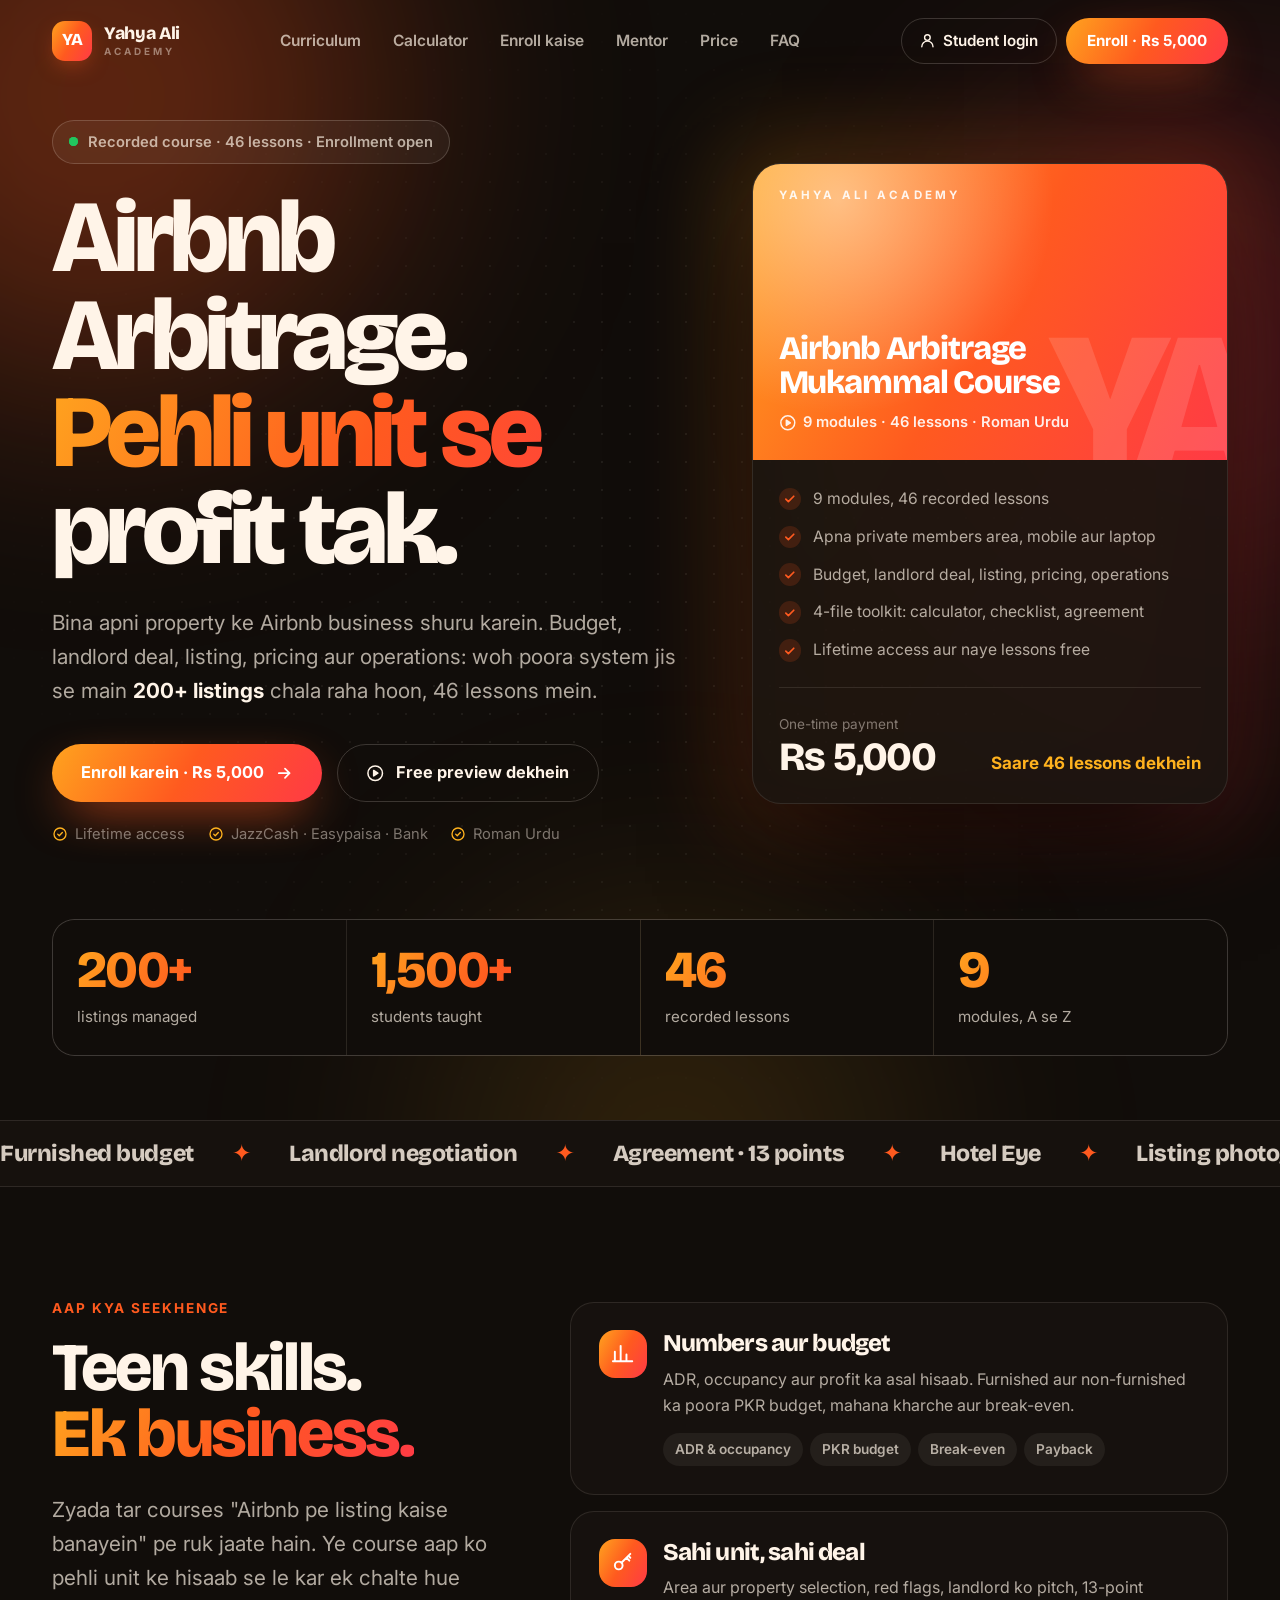
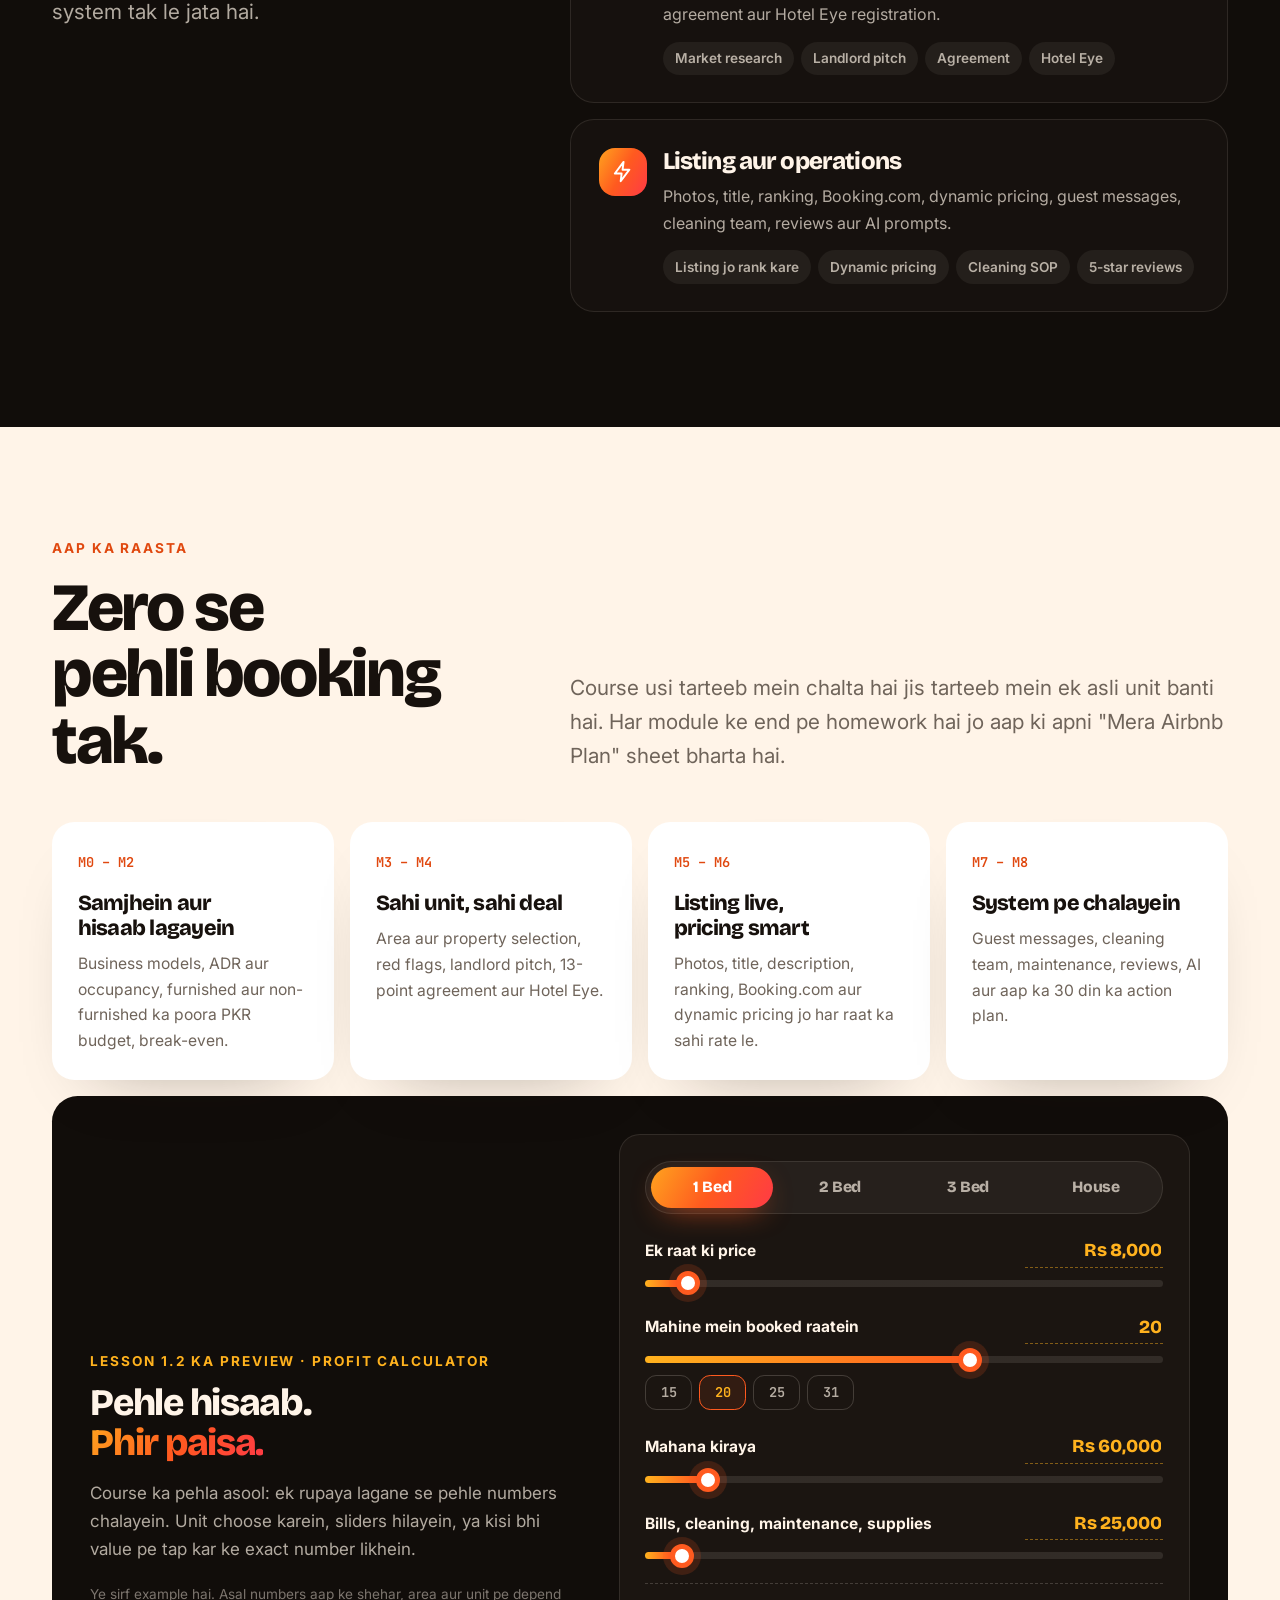
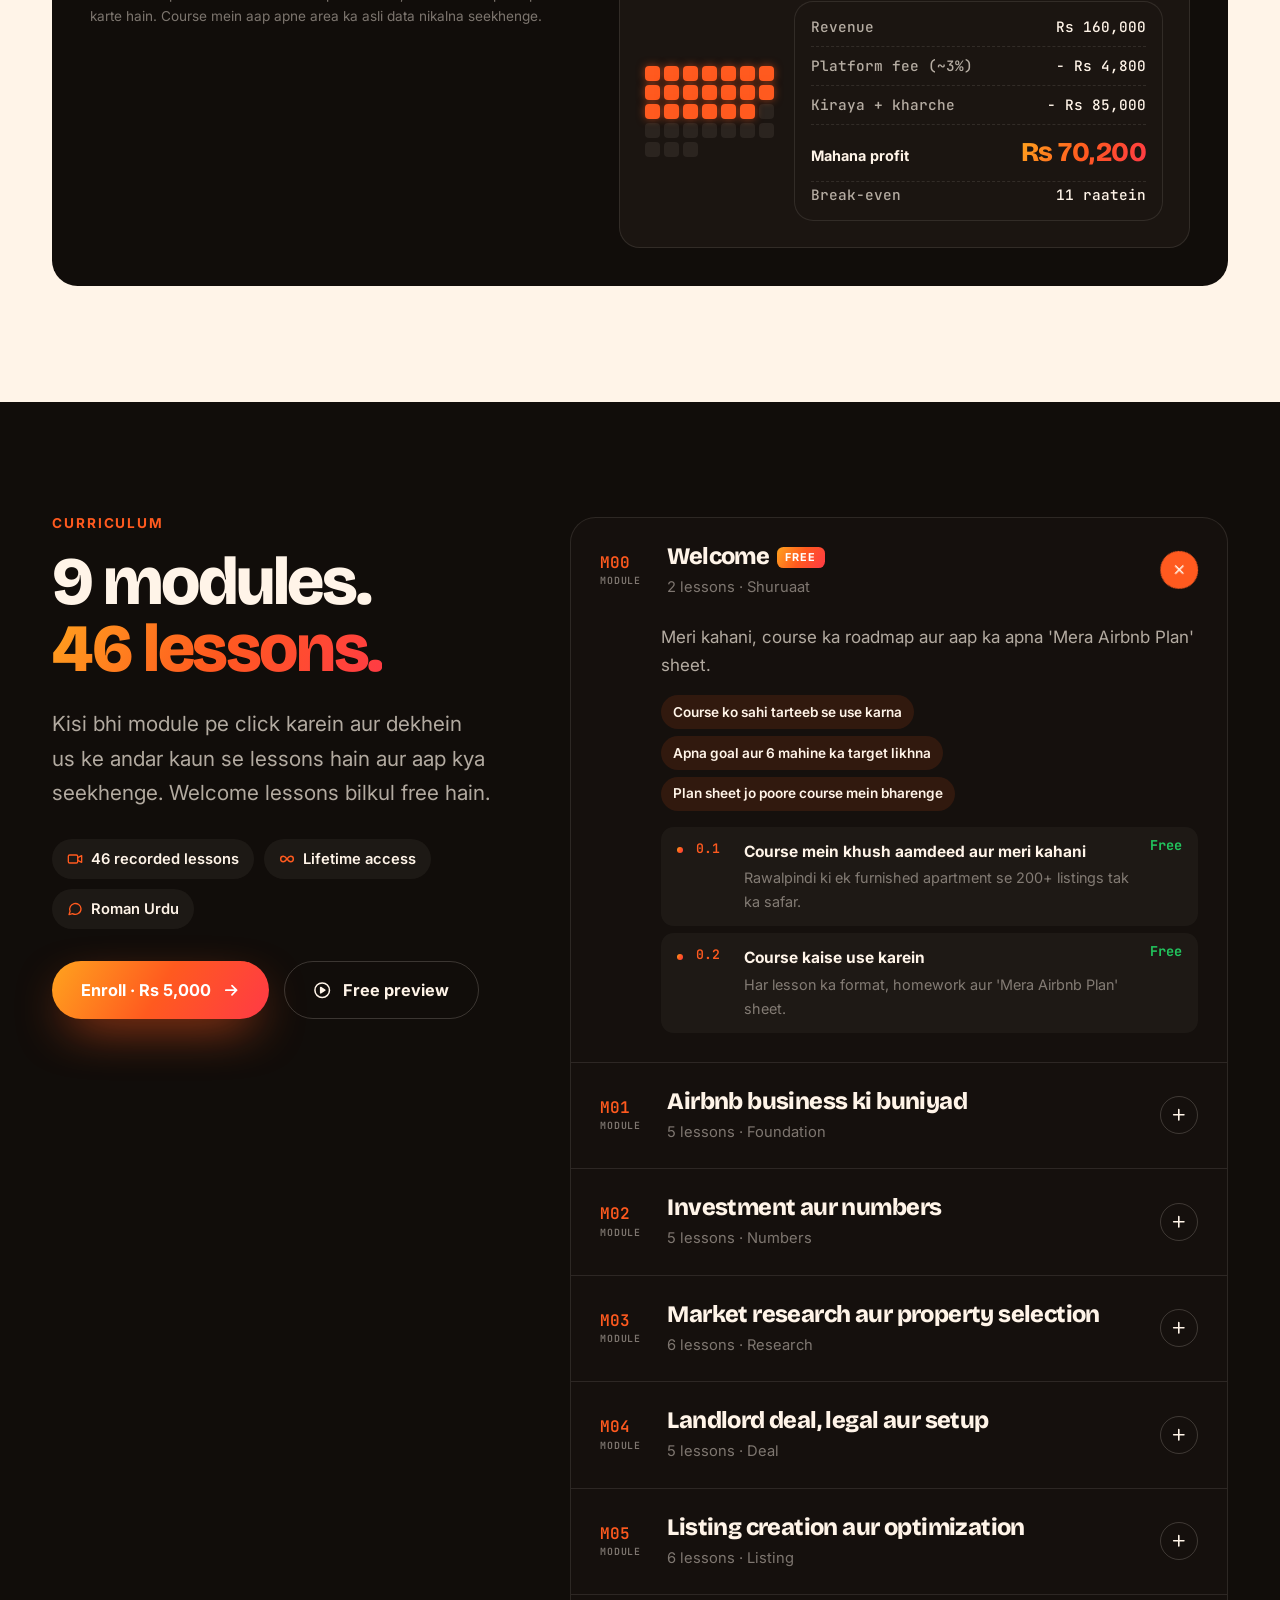
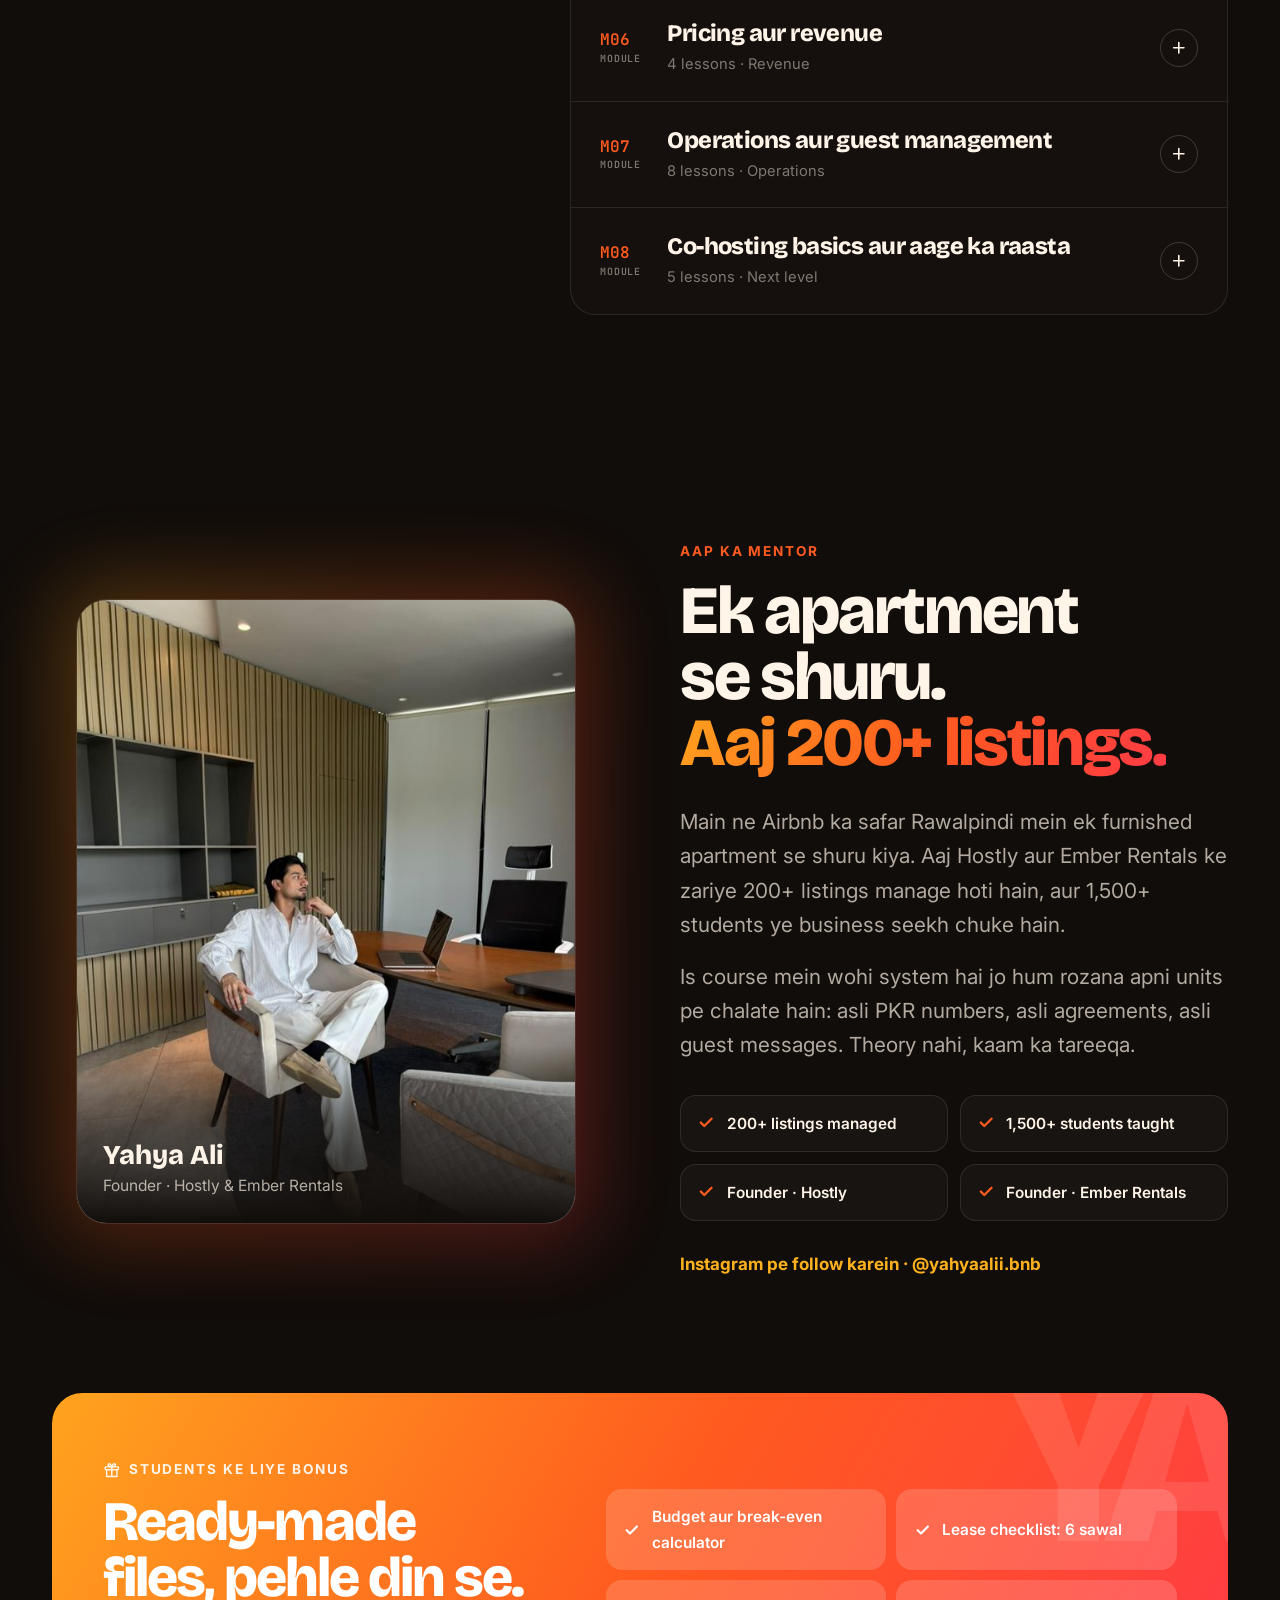
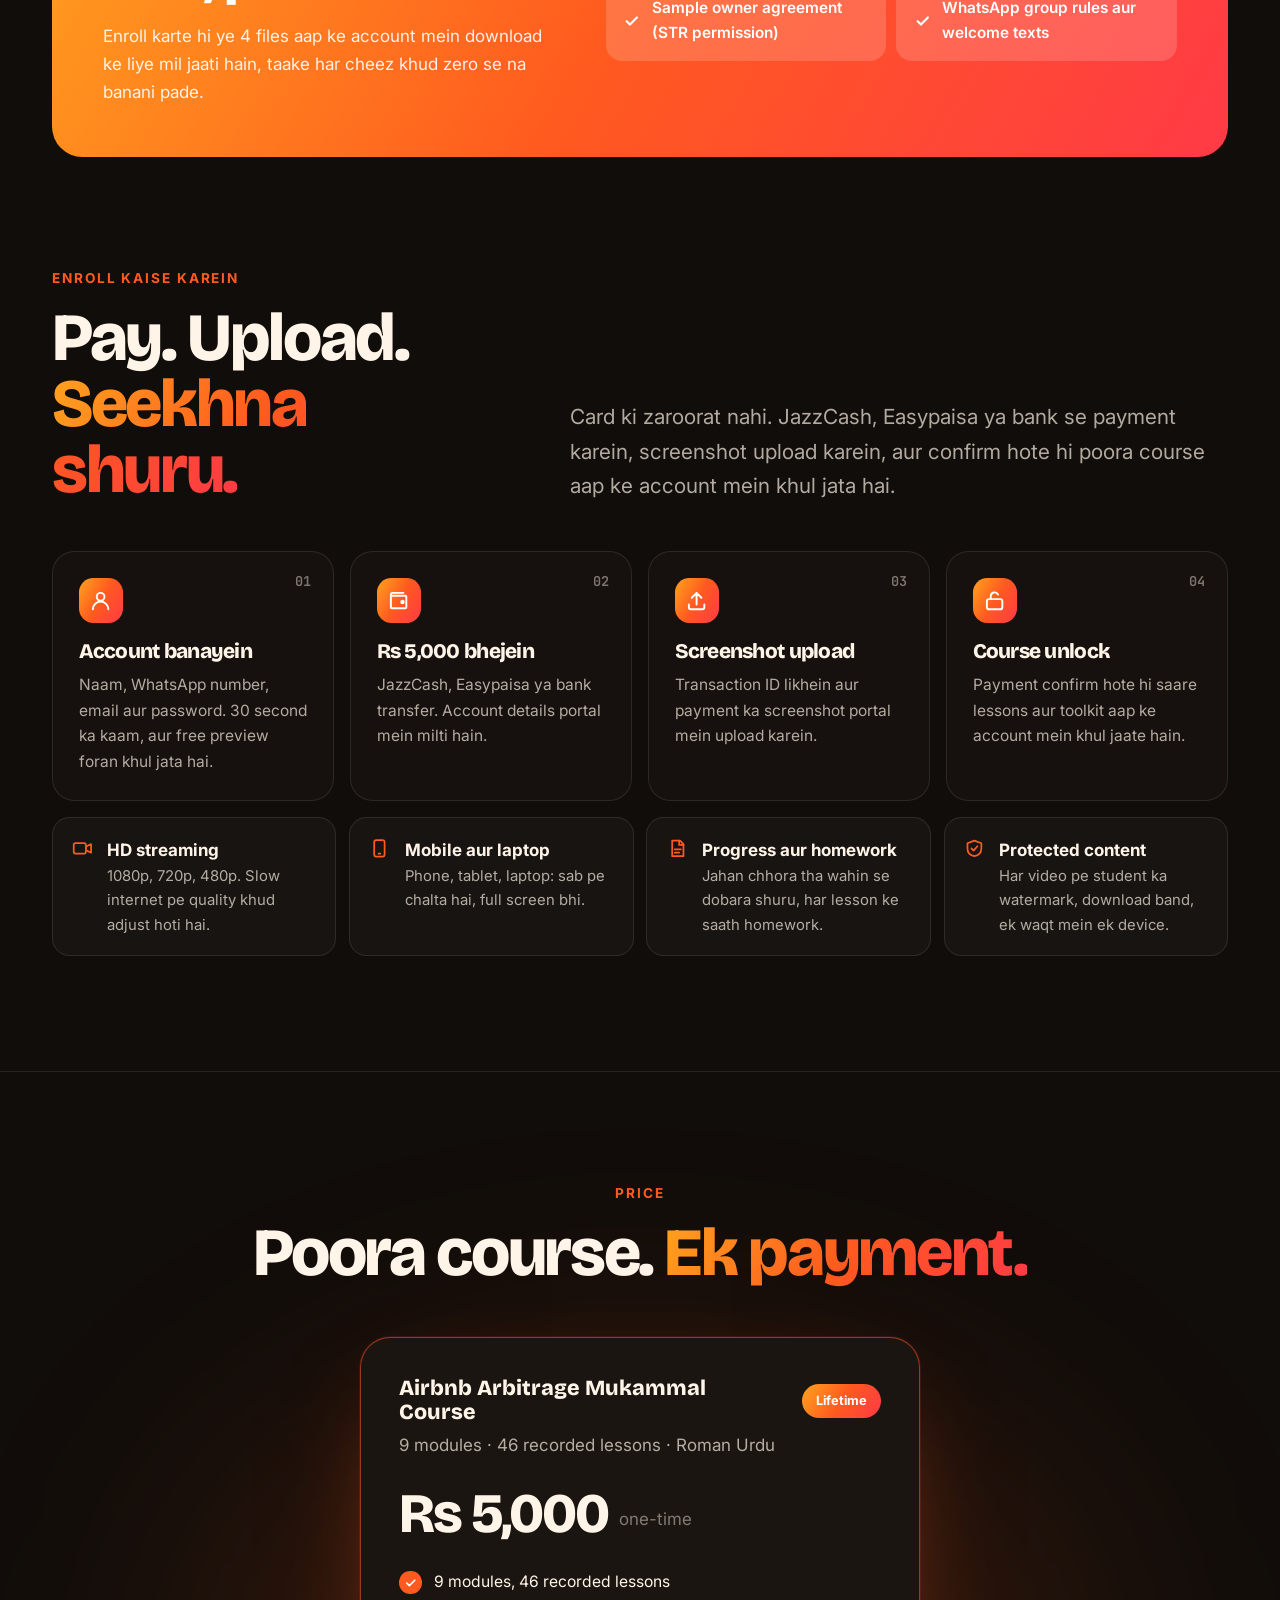
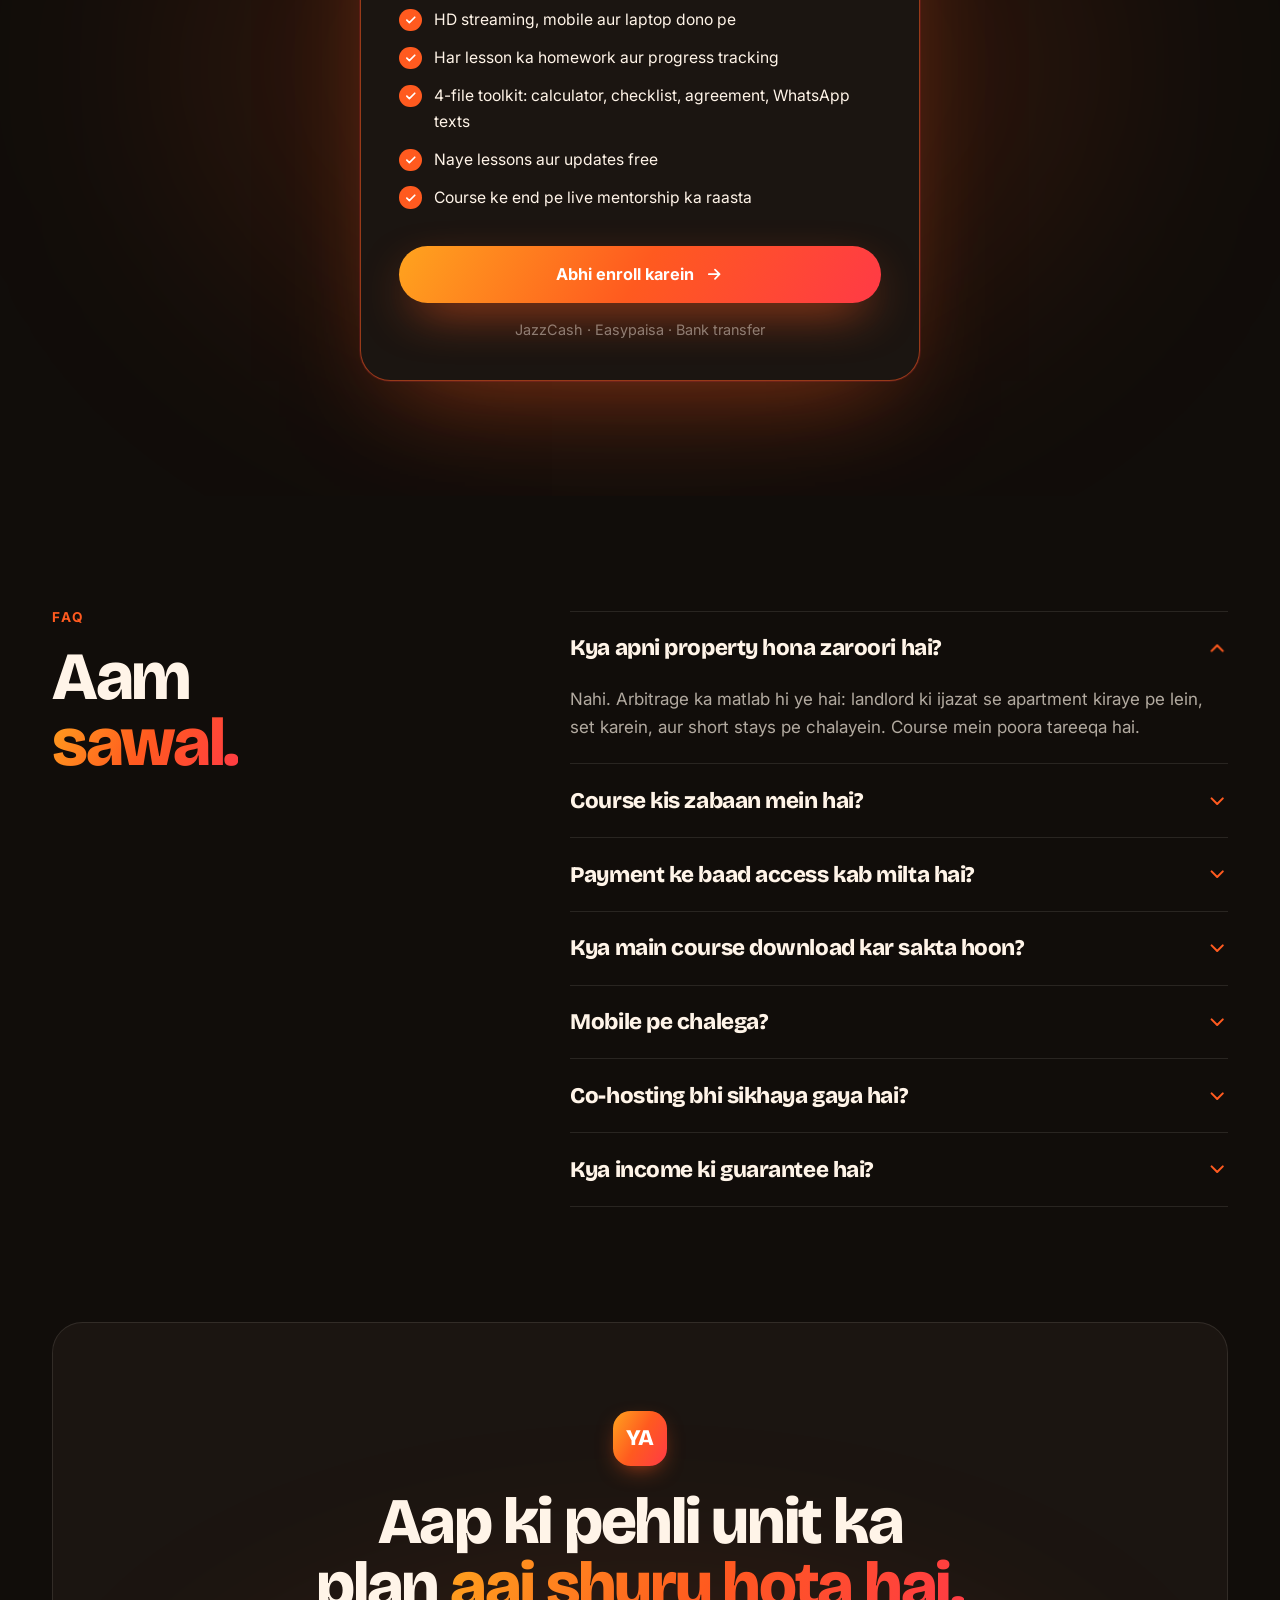
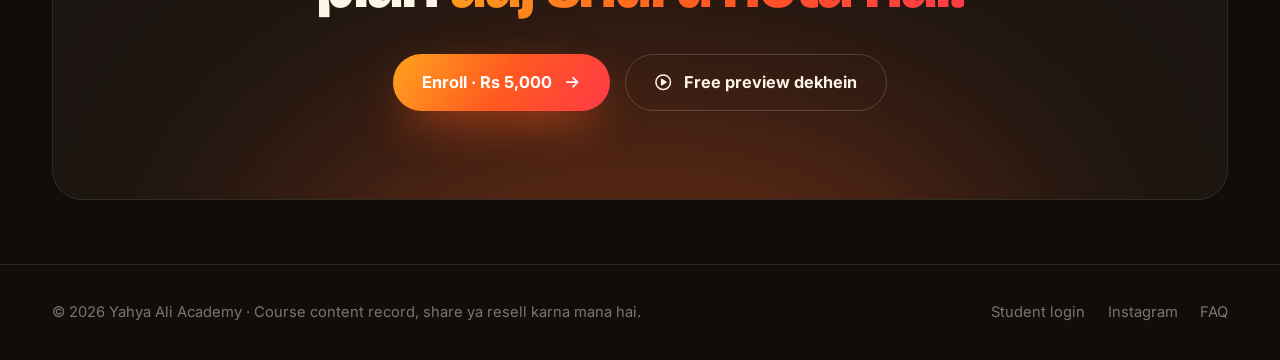
<file: index.html>
<!doctype html>
<html lang="en">
<head>
<meta charset="utf-8">
<meta name="viewport" content="width=device-width, initial-scale=1, viewport-fit=cover">
<title>Yahya Ali Academy · Airbnb Arbitrage Mukammal Course</title>
<meta name="description" content="Airbnb Arbitrage Mukammal Course by Yahya Ali: 9 modules, 46 recorded lessons in Roman Urdu. Pehli unit se profit tak. Rs 5,000, lifetime access.">
<meta name="theme-color" content="#110d0a">
<meta property="og:title" content="Airbnb Arbitrage Mukammal Course · Yahya Ali Academy">
<meta property="og:description" content="9 modules · 46 lessons · Roman Urdu · Lifetime access for Rs 5,000">
<meta property="og:image" content="assets/img/yahya.jpg">
<link rel="icon" href="data:image/svg+xml,%3Csvg xmlns='http://www.w3.org/2000/svg' viewBox='0 0 64 64'%3E%3Cdefs%3E%3ClinearGradient id='g' x1='0' y1='0' x2='1' y2='1'%3E%3Cstop offset='0' stop-color='%23ffb21e'/%3E%3Cstop offset='.5' stop-color='%23ff5a1f'/%3E%3Cstop offset='1' stop-color='%23ff2d55'/%3E%3C/linearGradient%3E%3C/defs%3E%3Crect width='64' height='64' rx='16' fill='url(%23g)'/%3E%3Ctext x='32' y='42' font-family='Arial' font-weight='800' font-size='28' text-anchor='middle' fill='white'%3EYA%3C/text%3E%3C/svg%3E">
<link rel="preconnect" href="https://fonts.googleapis.com">
<link rel="preconnect" href="https://fonts.gstatic.com" crossorigin>
<link rel="stylesheet" href="https://fonts.googleapis.com/css2?family=Bricolage+Grotesque:opsz,wght@12..96,500;12..96,700;12..96,800&family=Inter:wght@400;500;600;700&family=JetBrains+Mono:wght@500;600&display=swap">
<link rel="stylesheet" href="assets/site.css">
<link rel="stylesheet" href="assets/home.css">
<style>
/* Landing-only additions */
.top-actions{display:flex;align-items:center;gap:.6rem}
.login-link{display:none;align-items:center;gap:.45rem;height:2.9rem;padding:0 1.1rem;border-radius:999px;border:1px solid var(--line-2);font-weight:600;font-size:.95rem;text-decoration:none;color:var(--cream)}
.login-link svg{width:1.05rem;height:1.05rem}
.login-link:hover{border-color:rgba(255,244,232,.5)}
@media(min-width:760px){.login-link{display:inline-flex}}
.cover .cover-img{position:absolute;inset:0;width:100%;height:100%;object-fit:cover;opacity:.32;mix-blend-mode:luminosity}
.seats{display:inline-flex;align-items:center;gap:.5rem;margin-top:1rem;font-weight:700;font-size:.92rem;color:var(--gold)}
.seats svg{width:1rem;height:1rem}

/* Real units gallery */
.gal-sec{padding-block:clamp(4rem,8vw,7rem) 0}
.gal{display:grid;gap:.8rem;margin-top:2.6rem;grid-template-columns:repeat(2,1fr);grid-auto-rows:9.5rem}
@media(min-width:760px){.gal{grid-template-columns:repeat(4,1fr);grid-auto-rows:12rem}}
@media(min-width:1100px){.gal{grid-auto-rows:14rem}}
.gal figure{position:relative;margin:0;overflow:hidden;border-radius:1.2rem;border:1px solid var(--line);background:linear-gradient(135deg,#2a1d14,#1b1511)}
.gal figure::after{content:"";position:absolute;inset:0;background:linear-gradient(to top,rgba(17,13,10,.55),transparent 45%);pointer-events:none}
.gal img{width:100%;height:100%;object-fit:cover;transition:transform 1.2s cubic-bezier(.16,1,.3,1)}
.gal figure:hover img{transform:scale(1.05)}
.gal .big{grid-column:span 2;grid-row:span 2}
.gal .tall{grid-row:span 2}
.gal-note{display:flex;flex-wrap:wrap;gap:.6rem 1.6rem;margin-top:1.4rem;color:var(--cream-faint);font-size:.95rem}
.gal-note span{display:flex;align-items:center;gap:.45rem}
.gal-note svg{width:1rem;height:1rem;color:var(--ember)}

/* How enrolment works */
.flow4{display:grid;gap:1rem;margin-top:3rem;counter-reset:s}
@media(min-width:760px){.flow4{grid-template-columns:repeat(2,1fr)}}
@media(min-width:1100px){.flow4{grid-template-columns:repeat(4,1fr)}}
.flow4 article{position:relative;border:1px solid var(--line);border-radius:1.4rem;padding:1.6rem;background:rgba(27,21,17,.6)}
.flow4 .ico{width:2.8rem;height:2.8rem;border-radius:.9rem}
.flow4 .k{position:absolute;right:1.4rem;top:1.4rem;font:600 .85rem/1 var(--mono);color:var(--cream-faint)}
.flow4 h3{margin-top:1.1rem;font-size:1.3rem;line-height:1.15}
.flow4 p{margin-top:.5rem;color:var(--cream-dim);font-size:.97rem}

/* 14-class curriculum */
.week-h{display:flex;align-items:baseline;justify-content:space-between;gap:1rem;margin:0 0 .8rem;padding:0 .3rem}
.week-h b{font:800 1.35rem/1 var(--display);letter-spacing:-.02em}
.week-h span{font:600 .85rem/1 var(--mono);color:var(--cream-faint)}
.mods+.week-h{margin-top:2.2rem}
.mod-n small{display:block;margin-top:.35rem;font:600 .62rem/1 var(--mono);letter-spacing:.08em;color:var(--cream-faint)}

.plan .amt .free{font:800 clamp(2.7rem,2.2rem + 1.6vw,3.7rem)/.95 var(--display);letter-spacing:-.04em}
</style>
</head>
<body>
<svg width="0" height="0" style="position:absolute" aria-hidden="true">
  <symbol id="i-arrow" viewBox="0 0 24 24" fill="none" stroke="currentColor" stroke-width="2.2" stroke-linecap="round" stroke-linejoin="round"><path d="M5 12h14M13 6l6 6-6 6"/></symbol>
  <symbol id="i-left" viewBox="0 0 24 24" fill="none" stroke="currentColor" stroke-width="2.2" stroke-linecap="round" stroke-linejoin="round"><path d="M19 12H5M11 18l-6-6 6-6"/></symbol>
  <symbol id="i-check" viewBox="0 0 24 24" fill="none" stroke="currentColor" stroke-width="3" stroke-linecap="round" stroke-linejoin="round"><path d="M5 12.5l4.5 4.5L19 7.5"/></symbol>
  <symbol id="i-badge" viewBox="0 0 24 24" fill="none" stroke="currentColor" stroke-width="2" stroke-linecap="round" stroke-linejoin="round"><circle cx="12" cy="12" r="9"/><path d="M8.5 12.2l2.4 2.4 4.6-4.8"/></symbol>
  <symbol id="i-play" viewBox="0 0 24 24" fill="none" stroke="currentColor" stroke-width="2" stroke-linecap="round" stroke-linejoin="round"><circle cx="12" cy="12" r="9.5"/><path d="M10 8.5l5.5 3.5-5.5 3.5z" fill="currentColor"/></symbol>
  <symbol id="i-plus" viewBox="0 0 24 24" fill="none" stroke="currentColor" stroke-width="2.2" stroke-linecap="round"><path d="M12 5v14M5 12h14"/></symbol>
  <symbol id="i-down" viewBox="0 0 24 24" fill="none" stroke="currentColor" stroke-width="2.2" stroke-linecap="round" stroke-linejoin="round"><path d="M6 9l6 6 6-6"/></symbol>
  <symbol id="i-x" viewBox="0 0 24 24" fill="none" stroke="currentColor" stroke-width="2.2" stroke-linecap="round"><path d="M6 6l12 12M18 6L6 18"/></symbol>
  <symbol id="i-key" viewBox="0 0 24 24" fill="none" stroke="currentColor" stroke-width="2" stroke-linecap="round" stroke-linejoin="round"><circle cx="8" cy="15" r="4"/><path d="M10.8 12.2L20 3M16 7l3 3M18 5l2 2"/></symbol>
  <symbol id="i-hand" viewBox="0 0 24 24" fill="none" stroke="currentColor" stroke-width="2" stroke-linecap="round" stroke-linejoin="round"><path d="M3 11l4-4 5 2 5-2 4 4-7 7-2-2-2 2-2-2-2 2-2-2"/><path d="M12 9l-3 3 2 2 3-3"/></symbol>
  <symbol id="i-spark" viewBox="0 0 24 24" fill="none" stroke="currentColor" stroke-width="2" stroke-linecap="round" stroke-linejoin="round"><path d="M12 3l1.9 5.1L19 10l-5.1 1.9L12 17l-1.9-5.1L5 10l5.1-1.9z"/><path d="M19 15l.8 2.2L22 18l-2.2.8L19 21l-.8-2.2L16 18l2.2-.8z"/></symbol>
  <symbol id="i-chat" viewBox="0 0 24 24" fill="none" stroke="currentColor" stroke-width="2" stroke-linecap="round" stroke-linejoin="round"><path d="M21 11.5a8.5 8.5 0 01-12.6 7.4L3 20.5l1.6-5.2A8.5 8.5 0 1121 11.5z"/></symbol>
  <symbol id="i-pen" viewBox="0 0 24 24" fill="none" stroke="currentColor" stroke-width="2" stroke-linecap="round" stroke-linejoin="round"><path d="M4 20h4L19 9l-4-4L4 16z"/><path d="M13.5 6.5l4 4"/></symbol>
  <symbol id="i-scan" viewBox="0 0 24 24" fill="none" stroke="currentColor" stroke-width="2" stroke-linecap="round" stroke-linejoin="round"><path d="M4 8V5a1 1 0 011-1h3M16 4h3a1 1 0 011 1v3M20 16v3a1 1 0 01-1 1h-3M8 20H5a1 1 0 01-1-1v-3"/><path d="M7 12h10"/></symbol>
  <symbol id="i-target" viewBox="0 0 24 24" fill="none" stroke="currentColor" stroke-width="2" stroke-linecap="round" stroke-linejoin="round"><circle cx="12" cy="12" r="9"/><circle cx="12" cy="12" r="5"/><circle cx="12" cy="12" r="1.2" fill="currentColor"/></symbol>
  <symbol id="i-chart" viewBox="0 0 24 24" fill="none" stroke="currentColor" stroke-width="2" stroke-linecap="round" stroke-linejoin="round"><path d="M4 20V10M10 20V4M16 20v-7M22 20H2"/></symbol>
  <symbol id="i-bolt" viewBox="0 0 24 24" fill="none" stroke="currentColor" stroke-width="2" stroke-linecap="round" stroke-linejoin="round"><path d="M13 2L4 14h7l-1 8 9-12h-7z"/></symbol>
  <symbol id="i-cal" viewBox="0 0 24 24" fill="none" stroke="currentColor" stroke-width="2" stroke-linecap="round" stroke-linejoin="round"><rect x="3" y="5" width="18" height="16" rx="2"/><path d="M3 10h18M8 3v4M16 3v4"/></symbol>
  <symbol id="i-users" viewBox="0 0 24 24" fill="none" stroke="currentColor" stroke-width="2" stroke-linecap="round" stroke-linejoin="round"><circle cx="9" cy="8" r="3.5"/><path d="M2.5 20a6.5 6.5 0 0113 0M16 4.5a3.5 3.5 0 010 7M21.5 20a6.5 6.5 0 00-4-6"/></symbol>
  <symbol id="i-note" viewBox="0 0 24 24" fill="none" stroke="currentColor" stroke-width="2" stroke-linecap="round" stroke-linejoin="round"><path d="M6 3h9l4 4v14H6z"/><path d="M14 3v5h5M9 13h7M9 17h5"/></symbol>
  <symbol id="i-gift" viewBox="0 0 24 24" fill="none" stroke="currentColor" stroke-width="2" stroke-linecap="round" stroke-linejoin="round"><rect x="3" y="8" width="18" height="4" rx="1"/><path d="M5 12v9h14v-9M12 8v13M12 8S10.5 3 8 4s0 4 4 4zm0 0s1.5-5 4-4 0 4-4 4z"/></symbol>
  <symbol id="i-video" viewBox="0 0 24 24" fill="none" stroke="currentColor" stroke-width="2" stroke-linecap="round" stroke-linejoin="round"><rect x="2" y="6" width="14" height="12" rx="2"/><path d="M16 10l6-3v10l-6-3z"/></symbol>
  <symbol id="i-layers" viewBox="0 0 24 24" fill="none" stroke="currentColor" stroke-width="2" stroke-linecap="round" stroke-linejoin="round"><path d="M12 3l9 5-9 5-9-5z"/><path d="M3 13l9 5 9-5"/></symbol>
  <symbol id="i-inf" viewBox="0 0 24 24" fill="none" stroke="currentColor" stroke-width="2.2" stroke-linecap="round" stroke-linejoin="round"><path d="M12 12c-2-2.7-3.6-4-5.5-4a4 4 0 000 8c1.9 0 3.5-1.3 5.5-4zm0 0c2 2.7 3.6 4 5.5 4a4 4 0 000-8c-1.9 0-3.5 1.3-5.5 4z"/></symbol>
  <symbol id="i-bank" viewBox="0 0 24 24" fill="none" stroke="currentColor" stroke-width="2" stroke-linecap="round" stroke-linejoin="round"><path d="M3 10l9-6 9 6M5 10v8M9.5 10v8M14.5 10v8M19 10v8M3 21h18"/></symbol>
  <symbol id="i-phone" viewBox="0 0 24 24" fill="none" stroke="currentColor" stroke-width="2" stroke-linecap="round" stroke-linejoin="round"><rect x="6" y="2.5" width="12" height="19" rx="2.5"/><path d="M11 18h2"/></symbol>
  <symbol id="i-wallet" viewBox="0 0 24 24" fill="none" stroke="currentColor" stroke-width="2" stroke-linecap="round" stroke-linejoin="round"><path d="M4 7h15a1 1 0 011 1v11a1 1 0 01-1 1H5a1 1 0 01-1-1V6a2 2 0 012-2h11"/><circle cx="16" cy="13.5" r="1.3" fill="currentColor"/></symbol>
  <symbol id="i-shield" viewBox="0 0 24 24" fill="none" stroke="currentColor" stroke-width="2" stroke-linecap="round" stroke-linejoin="round"><path d="M12 3l8 3v6c0 4.5-3.4 8-8 9-4.6-1-8-4.5-8-9V6z"/><path d="M8.5 12l2.5 2.5 4.5-5"/></symbol>
  <symbol id="i-clock" viewBox="0 0 24 24" fill="none" stroke="currentColor" stroke-width="2" stroke-linecap="round" stroke-linejoin="round"><circle cx="12" cy="12" r="9"/><path d="M12 7v5l3 2"/></symbol>
  <symbol id="i-send" viewBox="0 0 24 24" fill="none" stroke="currentColor" stroke-width="2" stroke-linecap="round" stroke-linejoin="round"><path d="M22 2L11 13M22 2l-7 20-4-9-9-4z"/></symbol>
  <symbol id="i-wa" viewBox="0 0 24 24" fill="currentColor"><path d="M12.04 2C6.58 2 2.13 6.45 2.13 11.91c0 1.75.46 3.45 1.32 4.95L2.05 22l5.25-1.38a9.9 9.9 0 004.74 1.21h.01c5.46 0 9.91-4.45 9.91-9.91A9.87 9.87 0 0012.04 2zm5.8 14.04c-.24.68-1.42 1.32-1.96 1.37-.5.05-.97.24-3.28-.68-2.78-1.1-4.55-3.95-4.69-4.13-.13-.18-1.12-1.49-1.12-2.85s.71-2.02.97-2.3c.25-.27.55-.34.73-.34l.53.01c.17 0 .4-.06.62.48.24.56.8 1.94.87 2.08.07.14.12.3.02.48-.09.18-.14.3-.27.46-.14.16-.29.36-.41.48-.14.14-.28.29-.12.56.16.28.71 1.17 1.53 1.9 1.05.94 1.94 1.23 2.21 1.37.28.14.44.12.6-.07.16-.18.69-.81.88-1.09.18-.28.37-.23.62-.14.25.09 1.6.76 1.88.9.28.14.46.2.53.32.07.12.07.68-.17 1.36z"/></symbol>
  <symbol id="i-lock" viewBox="0 0 24 24" fill="none" stroke="currentColor" stroke-width="2" stroke-linecap="round" stroke-linejoin="round"><rect x="4" y="10.5" width="16" height="10.5" rx="2.2"/><path d="M8 10.5V7.5a4 4 0 018 0v3"/></symbol>
  <symbol id="i-unlock" viewBox="0 0 24 24" fill="none" stroke="currentColor" stroke-width="2" stroke-linecap="round" stroke-linejoin="round"><rect x="4" y="10.5" width="16" height="10.5" rx="2.2"/><path d="M8 10.5V7.5a4 4 0 017.6-1.7"/></symbol>
  <symbol id="i-out" viewBox="0 0 24 24" fill="none" stroke="currentColor" stroke-width="2" stroke-linecap="round" stroke-linejoin="round"><path d="M15 4h3a2 2 0 012 2v12a2 2 0 01-2 2h-3M10 16l-4-4 4-4M6 12h10"/></symbol>
  <symbol id="i-upload" viewBox="0 0 24 24" fill="none" stroke="currentColor" stroke-width="2" stroke-linecap="round" stroke-linejoin="round"><path d="M12 16V4M7 9l5-5 5 5M4 16v3a2 2 0 002 2h12a2 2 0 002-2v-3"/></symbol>
  <symbol id="i-user" viewBox="0 0 24 24" fill="none" stroke="currentColor" stroke-width="2" stroke-linecap="round" stroke-linejoin="round"><circle cx="12" cy="8" r="4"/><path d="M4 21a8 8 0 0116 0"/></symbol>
  <symbol id="i-image" viewBox="0 0 24 24" fill="none" stroke="currentColor" stroke-width="2" stroke-linecap="round" stroke-linejoin="round"><rect x="3" y="4" width="18" height="16" rx="2"/><circle cx="9" cy="10" r="2"/><path d="M21 16l-5-5-8 9"/></symbol>
  <symbol id="i-eye" viewBox="0 0 24 24" fill="none" stroke="currentColor" stroke-width="2" stroke-linecap="round" stroke-linejoin="round"><path d="M2 12s3.6-7 10-7 10 7 10 7-3.6 7-10 7S2 12 2 12z"/><circle cx="12" cy="12" r="3"/></symbol>
  <symbol id="i-mail" viewBox="0 0 24 24" fill="none" stroke="currentColor" stroke-width="2" stroke-linecap="round" stroke-linejoin="round"><rect x="3" y="5" width="18" height="14" rx="2"/><path d="M3 7l9 6 9-6"/></symbol>
  <symbol id="i-star" viewBox="0 0 24 24" fill="none" stroke="currentColor" stroke-width="2" stroke-linecap="round" stroke-linejoin="round"><path d="M12 3l2.8 5.7 6.2.9-4.5 4.4 1 6.2L12 17.3 6.5 20.2l1-6.2L3 9.6l6.2-.9z"/></symbol>
  <symbol id="i-home" viewBox="0 0 24 24" fill="none" stroke="currentColor" stroke-width="2" stroke-linecap="round" stroke-linejoin="round"><path d="M3 11l9-7 9 7M5 9.5V20h14V9.5"/></symbol>
  <symbol id="i-refresh" viewBox="0 0 24 24" fill="none" stroke="currentColor" stroke-width="2" stroke-linecap="round" stroke-linejoin="round"><path d="M20 11a8 8 0 10-2.3 5.7M20 4v7h-7"/></symbol>
  <symbol id="i-link" viewBox="0 0 24 24" fill="none" stroke="currentColor" stroke-width="2" stroke-linecap="round" stroke-linejoin="round"><path d="M10 14a4.5 4.5 0 006.4 0l3-3a4.5 4.5 0 00-6.4-6.4l-1 1M14 10a4.5 4.5 0 00-6.4 0l-3 3a4.5 4.5 0 006.4 6.4l1-1"/></symbol>
  <symbol id="i-pin" viewBox="0 0 24 24" fill="none" stroke="currentColor" stroke-width="2" stroke-linecap="round" stroke-linejoin="round"><path d="M12 21s7-6.1 7-11.5a7 7 0 10-14 0C5 14.9 12 21 12 21z"/><circle cx="12" cy="9.5" r="2.5"/></symbol>
</svg>

<header class="top" id="top">
  <div class="wrap">
    <a class="brand" href="#hero" aria-label="Yahya Ali Academy, back to top">
      <span class="mono" aria-hidden="true">YA</span>
      <span><b>Yahya Ali</b><small>ACADEMY</small></span>
    </a>
    <nav class="nav" aria-label="Sections">
      <a href="#curriculum">Curriculum</a>
      <a href="#calculator">Calculator</a>
      <a href="#how">Enroll kaise</a>
      <a href="#instructor">Mentor</a>
      <a href="#pricing">Price</a>
      <a href="#faq">FAQ</a>
    </nav>
    <div class="top-actions">
      <a class="login-link" href="portal.html"><svg><use href="#i-user"/></svg>Student login</a>
      <a class="btn btn-primary" href="portal.html#enroll"><span>Enroll · Rs 5,000</span></a>
    </div>
  </div>
</header>

<main>
<!-- HERO -->
<section class="hero" id="hero">
  <div class="glow g1"></div><div class="glow g2"></div><div class="glow g3"></div><div class="dots"></div>
  <div class="wrap">
    <div class="hero-grid">
      <div>
        <p class="pill rise"><span class="live"></span><span>Recorded course · 46 lessons · Enrollment open</span></p>
        <h1>
          <span class="ln" style="animation-delay:.08s">Airbnb Arbitrage.</span>
          <span class="ln grad" style="animation-delay:.18s">Pehli unit se</span>
          <span class="ln" style="animation-delay:.28s">profit tak.</span>
        </h1>
        <p class="lead rise" style="animation-delay:.45s">Bina apni property ke Airbnb business shuru karein. Budget, landlord deal, listing, pricing aur operations: woh poora system jis se main <strong style="color:var(--cream)">200+ listings</strong> chala raha hoon, 46 lessons mein.</p>
        <div class="cta-row rise" style="animation-delay:.55s">
          <a class="btn btn-primary" href="portal.html#enroll"><span>Enroll karein · Rs 5,000</span><svg><use href="#i-arrow"/></svg></a>
          <a class="btn btn-ghost" href="portal.html#l-0-1"><svg><use href="#i-play"/></svg>Free preview dekhein</a>
        </div>
        <div class="ticks rise" style="animation-delay:.65s">
          <span><svg><use href="#i-badge"/></svg>Lifetime access</span>
          <span><svg><use href="#i-badge"/></svg>JazzCash · Easypaisa · Bank</span>
          <span><svg><use href="#i-badge"/></svg>Roman Urdu</span>
        </div>
      </div>

      <div class="card-wrap rise" style="animation-delay:.35s">
        <article class="course" aria-label="Course summary">
          <div class="cover">
            <img class="cover-img" data-photo="0" alt="" onerror="this.remove()">
            <span class="bigmono" aria-hidden="true">YA</span>
            <span class="tag">YAHYA ALI ACADEMY</span>
            <div>
              <h3>Airbnb Arbitrage<br>Mukammal Course</h3>
              <p class="meta"><svg><use href="#i-play"/></svg><span>9 modules · 46 lessons · Roman Urdu</span></p>
            </div>
          </div>
          <div class="course-body">
            <ul class="checks" data-list="includes"></ul>
            <div class="price-row">
              <div><small>One-time payment</small><div class="num">Rs 5,000</div></div>
              <a class="link" href="#curriculum">Saare 46 lessons dekhein</a>
            </div>
          </div>
        </article>
      </div>
    </div>

    <div class="stats">
      <div><b class="grad" data-count="200" data-suffix="+">200+</b><span>listings managed</span></div>
      <div><b class="grad" data-count="1500" data-suffix="+">1,500+</b><span>students taught</span></div>
      <div><b class="grad" data-count="46">46</b><span>recorded lessons</span></div>
      <div><b class="grad" data-count="9">9</b><span>modules, A se Z</span></div>
    </div>
  </div>
</section>

<div class="marquee" aria-hidden="true"><div class="track" id="track"></div></div>

<!-- REAL UNITS -->
<section class="gal-sec" id="units">
  <div class="wrap">
    <div class="split" style="align-items:end">
      <div>
        <p class="eyebrow">Theory nahi</p>
        <h2 class="h2" style="margin-top:1.2rem">Asli units.<br><span class="grad">Asli guests.</span></h2>
      </div>
      <p class="lead">Har lesson un units se aata hai jo hum rozana chalate hain. Aap dekhte hain ke unhein kaise set, price aur manage kiya jata hai.</p>
    </div>
    <div class="gal" id="gal"></div>
    <div class="gal-note">
      <span><svg><use href="#i-home"/></svg>200+ listings managed</span>
      <span><svg><use href="#i-pin"/></svg>Rawalpindi, Islamabad aur aage</span>
      <span><svg><use href="#i-star"/></svg>Hostly · Ember Rentals</span>
    </div>
  </div>
</section>

<!-- WHAT YOU'LL LEARN -->
<section id="outcomes">
  <div class="wrap split">
    <div>
      <p class="eyebrow">Aap kya seekhenge</p>
      <h2 class="h2" style="margin-top:1.2rem">Teen skills.<br><span class="grad">Ek business.</span></h2>
      <p class="lead">Zyada tar courses "Airbnb pe listing kaise banayein" pe ruk jaate hain. Ye course aap ko pehli unit ke hisaab se le kar ek chalte hue system tak le jata hai.</p>
    </div>
    <div class="tracks">
      <article class="trk">
        <span class="ico"><svg><use href="#i-chart"/></svg></span>
        <div>
          <h3>Numbers aur budget</h3>
          <p>ADR, occupancy aur profit ka asal hisaab. Furnished aur non-furnished ka poora PKR budget, mahana kharche aur break-even.</p>
          <ul><li>ADR &amp; occupancy</li><li>PKR budget</li><li>Break-even</li><li>Payback</li></ul>
        </div>
      </article>
      <article class="trk">
        <span class="ico"><svg><use href="#i-key"/></svg></span>
        <div>
          <h3>Sahi unit, sahi deal</h3>
          <p>Area aur property selection, red flags, landlord ko pitch, 13-point agreement aur Hotel Eye registration.</p>
          <ul><li>Market research</li><li>Landlord pitch</li><li>Agreement</li><li>Hotel Eye</li></ul>
        </div>
      </article>
      <article class="trk">
        <span class="ico"><svg><use href="#i-bolt"/></svg></span>
        <div>
          <h3>Listing aur operations</h3>
          <p>Photos, title, ranking, Booking.com, dynamic pricing, guest messages, cleaning team, reviews aur AI prompts.</p>
          <ul><li>Listing jo rank kare</li><li>Dynamic pricing</li><li>Cleaning SOP</li><li>5-star reviews</li></ul>
        </div>
      </article>
    </div>
  </div>
</section>

<!-- JOURNEY + CALCULATOR (cream) -->
<section class="cream" id="calculator">
  <div class="wrap">
    <div class="split" style="align-items:end">
      <div>
        <p class="eyebrow">Aap ka raasta</p>
        <h2 class="h2" style="margin-top:1.2rem">Zero se<br>pehli booking tak.</h2>
      </div>
      <p class="lead">Course usi tarteeb mein chalta hai jis tarteeb mein ek asli unit banti hai. Har module ke end pe homework hai jo aap ki apni "Mera Airbnb Plan" sheet bharta hai.</p>
    </div>
    <div class="agency">
      <div class="step"><span class="k">M0 – M2</span><h3>Samjhein aur hisaab lagayein</h3><p>Business models, ADR aur occupancy, furnished aur non-furnished ka poora PKR budget, break-even.</p></div>
      <div class="step"><span class="k">M3 – M4</span><h3>Sahi unit, sahi deal</h3><p>Area aur property selection, red flags, landlord pitch, 13-point agreement aur Hotel Eye.</p></div>
      <div class="step"><span class="k">M5 – M6</span><h3>Listing live, pricing smart</h3><p>Photos, title, description, ranking, Booking.com aur dynamic pricing jo har raat ka sahi rate le.</p></div>
      <div class="step"><span class="k">M7 – M8</span><h3>System pe chalayein</h3><p>Guest messages, cleaning team, maintenance, reviews, AI aur aap ka 30 din ka action plan.</p></div>
    </div>
    <div class="calc">
      <div>
        <p class="eyebrow" style="color:var(--gold)">Lesson 1.2 ka preview · Profit calculator</p>
        <h3>Pehle hisaab.<br><span class="grad">Phir paisa.</span></h3>
        <p class="muted" style="margin-top:1rem">Course ka pehla asool: ek rupaya lagane se pehle numbers chalayein. Unit choose karein, sliders hilayein, ya kisi bhi value pe tap kar ke exact number likhein.</p>
        <p class="note">Ye sirf example hai. Asal numbers aap ke shehar, area aur unit pe depend karte hain. Course mein aap apne area ka asli data nikalna seekhenge.</p>
      </div>
      <div class="calc-box" id="calc">
        <div class="calc-units" role="group" aria-label="Unit type">
          <button type="button" data-u="1">1 Bed</button><button type="button" data-u="2">2 Bed</button><button type="button" data-u="3">3 Bed</button><button type="button" data-u="h">House</button>
        </div>
        <div class="calc-row">
          <label for="cAdr">Ek raat ki price</label>
          <input class="calc-num" id="oAdr" inputmode="numeric" aria-label="Ek raat ki price (Rs)">
          <input type="range" id="cAdr" min="2000" max="100000" step="500" value="8000">
        </div>
        <div class="calc-row">
          <label for="cNights">Mahine mein booked raatein</label>
          <input class="calc-num" id="oNights" inputmode="numeric" aria-label="Booked raatein">
          <input type="range" id="cNights" min="1" max="31" step="1" value="20">
          <div class="calc-quick" role="group" aria-label="Quick nights"><button type="button" data-n="15">15</button><button type="button" data-n="20">20</button><button type="button" data-n="25">25</button><button type="button" data-n="31">31</button></div>
        </div>
        <div class="calc-row">
          <label for="cRent">Mahana kiraya</label>
          <input class="calc-num" id="oRent" inputmode="numeric" aria-label="Mahana kiraya (Rs)">
          <input type="range" id="cRent" min="10000" max="500000" step="5000" value="60000">
        </div>
        <div class="calc-row">
          <label for="cRun">Bills, cleaning, maintenance, supplies</label>
          <input class="calc-num" id="oRun" inputmode="numeric" aria-label="Mahana kharche (Rs)">
          <input type="range" id="cRun" min="0" max="500000" step="2500" value="25000">
        </div>
        <div class="calc-out">
          <div class="calc-cal" id="calCal" aria-hidden="true"></div>
          <div class="ledger">
            <div><span>Revenue</span><span id="rRev">Rs 0</span></div>
            <div><span>Platform fee (~3%)</span><span id="rFee">− Rs 0</span></div>
            <div><span>Kiraya + kharche</span><span id="rCost">− Rs 0</span></div>
            <div class="sum"><span style="color:var(--cream);font-weight:700">Mahana profit</span><b class="grad" id="rProfit">Rs 0</b></div>
            <div class="be"><span>Break-even</span><span id="rBe">0 raatein</span></div>
          </div>
        </div>
      </div>
    </div>
  </div>
</section>

<!-- CURRICULUM -->
<section id="curriculum">
  <div class="wrap split sticky">
    <div>
      <p class="eyebrow">Curriculum</p>
      <h2 class="h2" style="margin-top:1.2rem">9 modules.<br><span class="grad">46 lessons.</span></h2>
      <p class="lead">Kisi bhi module pe click karein aur dekhein us ke andar kaun se lessons hain aur aap kya seekhenge. Welcome lessons bilkul free hain.</p>
      <div class="chips">
        <span><svg><use href="#i-video"/></svg>46 recorded lessons</span>
        <span><svg><use href="#i-inf"/></svg>Lifetime access</span>
        <span><svg><use href="#i-chat"/></svg>Roman Urdu</span>
      </div>
      <div class="cta-row" style="margin-top:2rem">
        <a class="btn btn-primary" href="portal.html#enroll"><span>Enroll · Rs 5,000</span><svg><use href="#i-arrow"/></svg></a>
        <a class="btn btn-ghost" href="portal.html#l-0-1"><svg><use href="#i-play"/></svg>Free preview</a>
      </div>
    </div>
    <ol class="mods" id="mods"></ol>
  </div>
</section>

<!-- INSTRUCTOR -->
<section id="instructor">
  <div class="wrap inst">
    <div class="photo">
      <figure>
        <img src="assets/img/yahya.jpg" alt="Yahya Ali" width="600" height="800" loading="lazy">
        <figcaption><b>Yahya Ali</b><span>Founder · Hostly &amp; Ember Rentals</span></figcaption>
      </figure>
    </div>
    <div>
      <p class="eyebrow">Aap ka mentor</p>
      <h2 class="h2" style="margin-top:1.2rem">Ek apartment se shuru.<br><span class="grad">Aaj 200+ listings.</span></h2>
      <p class="lead" style="margin-top:1.8rem">Main ne Airbnb ka safar Rawalpindi mein ek furnished apartment se shuru kiya. Aaj Hostly aur Ember Rentals ke zariye 200+ listings manage hoti hain, aur 1,500+ students ye business seekh chuke hain.</p>
      <p class="lead">Is course mein wohi system hai jo hum rozana apni units pe chalate hain: asli PKR numbers, asli agreements, asli guest messages. Theory nahi, kaam ka tareeqa.</p>
      <div class="facts">
        <div><svg><use href="#i-check"/></svg>200+ listings managed</div>
        <div><svg><use href="#i-check"/></svg>1,500+ students taught</div>
        <div><svg><use href="#i-check"/></svg>Founder · Hostly</div>
        <div><svg><use href="#i-check"/></svg>Founder · Ember Rentals</div>
      </div>
      <p style="margin-top:1.8rem"><a class="link" href="https://www.instagram.com/yahyaalii.bnb/" target="_blank" rel="noopener noreferrer">Instagram pe follow karein · @yahyaalii.bnb</a></p>
    </div>
  </div>
</section>

<!-- TOOLKIT -->
<div class="wrap" style="padding-bottom:clamp(4.5rem,9vw,8.5rem)">
  <div class="toolkit">
    <div>
      <p class="tk-eyebrow"><svg><use href="#i-gift"/></svg>Students ke liye bonus</p>
      <h2 style="margin-top:1rem">Ready-made files, pehle din se.</h2>
      <p>Enroll karte hi ye 4 files aap ke account mein download ke liye mil jaati hain, taake har cheez khud zero se na banani pade.</p>
    </div>
    <div class="tk-list" id="bonuses"></div>
  </div>
</div>

<!-- HOW IT WORKS -->
<section id="how" style="padding-top:0">
  <div class="wrap">
    <div class="split" style="align-items:end">
      <div>
        <p class="eyebrow">Enroll kaise karein</p>
        <h2 class="h2" style="margin-top:1.2rem">Pay. Upload.<br><span class="grad">Seekhna shuru.</span></h2>
      </div>
      <p class="lead">Card ki zaroorat nahi. JazzCash, Easypaisa ya bank se payment karein, screenshot upload karein, aur confirm hote hi poora course aap ke account mein khul jata hai.</p>
    </div>
    <div class="flow4">
      <article><span class="k">01</span><span class="ico"><svg><use href="#i-user"/></svg></span><h3>Account banayein</h3><p>Naam, WhatsApp number, email aur password. 30 second ka kaam, aur free preview foran khul jata hai.</p></article>
      <article><span class="k">02</span><span class="ico"><svg><use href="#i-wallet"/></svg></span><h3>Rs 5,000 bhejein</h3><p>JazzCash, Easypaisa ya bank transfer. Account details portal mein milti hain.</p></article>
      <article><span class="k">03</span><span class="ico"><svg><use href="#i-upload"/></svg></span><h3>Screenshot upload</h3><p>Transaction ID likhein aur payment ka screenshot portal mein upload karein.</p></article>
      <article><span class="k">04</span><span class="ico"><svg><use href="#i-unlock"/></svg></span><h3>Course unlock</h3><p>Payment confirm hote hi saare lessons aur toolkit aap ke account mein khul jaate hain.</p></article>
    </div>
    <div class="protect">
      <div><svg><use href="#i-video"/></svg><p><b>HD streaming</b><span>1080p, 720p, 480p. Slow internet pe quality khud adjust hoti hai.</span></p></div>
      <div><svg><use href="#i-phone"/></svg><p><b>Mobile aur laptop</b><span>Phone, tablet, laptop: sab pe chalta hai, full screen bhi.</span></p></div>
      <div><svg><use href="#i-note"/></svg><p><b>Progress aur homework</b><span>Jahan chhora tha wahin se dobara shuru, har lesson ke saath homework.</span></p></div>
      <div><svg><use href="#i-shield"/></svg><p><b>Protected content</b><span>Har video pe student ka watermark, download band, ek waqt mein ek device.</span></p></div>
    </div>
  </div>
</section>

<!-- PRICING -->
<section class="pricing" id="pricing">
  <div class="glow"></div>
  <div class="wrap" style="position:relative">
    <div style="text-align:center">
      <p class="eyebrow">Price</p>
      <h2 class="h2" style="margin-top:1.2rem">Poora course. <span class="grad">Ek payment.</span></h2>
    </div>
    <div class="plans one">
      <article class="plan main">
        <div class="plan-h"><b>Airbnb Arbitrage Mukammal Course</b><span class="badge">Lifetime</span></div>
        <p class="sub">9 modules · 46 recorded lessons · Roman Urdu</p>
        <div class="amt"><b>Rs 5,000</b><span>one-time</span></div>
        <ul class="checks" data-list="price" data-solid></ul>
        <a class="btn btn-primary btn-block" href="portal.html#enroll">Abhi enroll karein<svg><use href="#i-arrow"/></svg></a>
        <p class="pay-note">JazzCash · Easypaisa · Bank transfer</p>
      </article>
    </div>
  </div>
</section>

<!-- FAQ -->
<section id="faq">
  <div class="wrap split">
    <div>
      <p class="eyebrow">FAQ</p>
      <h2 class="h2" style="margin-top:1.2rem">Aam<br><span class="grad">sawal.</span></h2>
    </div>
    <div class="faq" id="faqs"></div>
  </div>
</section>

<!-- FINAL -->
<div class="wrap">
  <div class="final">
    <div class="glow"></div>
    <span class="mono" aria-hidden="true">YA</span>
    <h2>Aap ki pehli unit ka plan <span class="grad">aaj shuru hota hai.</span></h2>
    <div class="cta-row">
      <a class="btn btn-primary" href="portal.html#enroll"><span>Enroll · Rs 5,000</span><svg><use href="#i-arrow"/></svg></a>
      <a class="btn btn-ghost" href="portal.html#l-0-1"><svg><use href="#i-play"/></svg>Free preview dekhein</a>
    </div>
  </div>
</div>
</main>

<footer>
  <div class="wrap">
    <span>© 2026 Yahya Ali Academy · Course content record, share ya resell karna mana hai.</span>
    <nav aria-label="Links">
      <a href="portal.html">Student login</a>
      <a href="https://www.instagram.com/yahyaalii.bnb/" target="_blank" rel="noopener noreferrer">Instagram</a>
      <a href="#faq">FAQ</a>
    </nav>
  </div>
</footer>
<div class="mbar" id="mbar">
  <div><b>Rs 5,000</b><small>46 lessons · lifetime</small></div>
  <a class="btn btn-primary" href="portal.html#enroll">Enroll now</a>
</div>
<script src="assets/course.js"></script>
<script src="assets/home.js"></script>
</body>
</html>
</file>
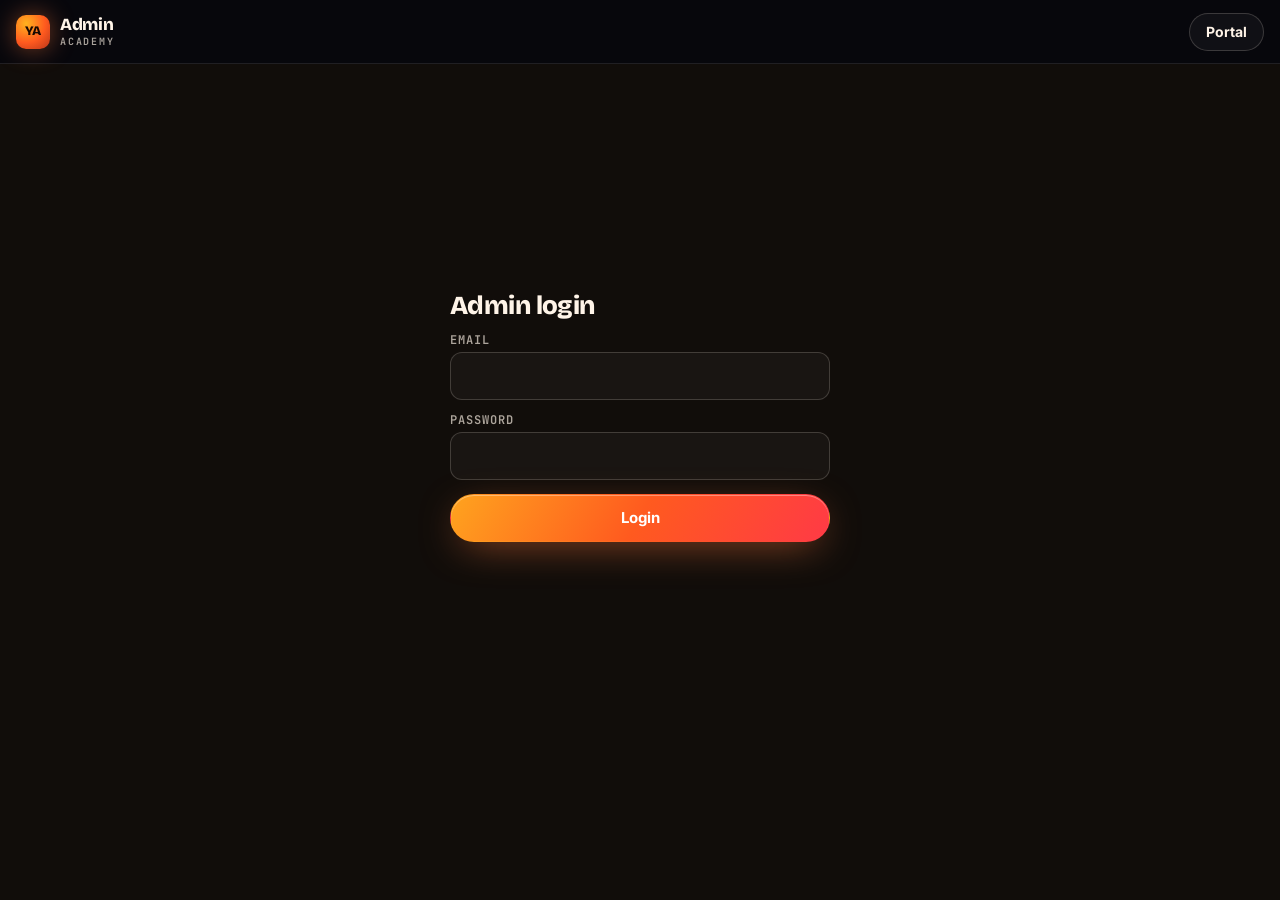
<file: admin.html>
<!doctype html>
<html lang="en">
<head>
<meta charset="utf-8">
<meta name="viewport" content="width=device-width, initial-scale=1, viewport-fit=cover">
<title>Admin · Yahya Ali Academy</title>
<meta name="robots" content="noindex">
<link rel="stylesheet" href="https://fonts.googleapis.com/css2?family=Bricolage+Grotesque:opsz,wght@12..96,500;12..96,700;12..96,800&family=Inter:wght@400;500;600;700;800&family=JetBrains+Mono:wght@500;600&display=swap">
<link rel="stylesheet" href="assets/brand.css">
<style>
  body { padding-bottom: 60px; }
  .top { position: sticky; top: env(safe-area-inset-top, 0px); z-index: 10; display: flex; align-items: center; gap: 16px; height: 64px; padding-left: var(--gut); padding-right: var(--gut-r); border-bottom: 1px solid var(--line); background: rgba(6,8,14,.85); backdrop-filter: blur(12px); }
  .top .r { margin-left: auto; display: flex; gap: 8px; }
  main { max-width: 1180px; margin: 0 auto; padding: 24px var(--gut-r) 0 var(--gut); display: grid; gap: 22px; }
  .kpis { display: grid; grid-template-columns: repeat(4, minmax(0, 1fr)); gap: 12px; }
  .kpi { padding: 18px; border-radius: 14px; border: 1px solid var(--line); background: var(--night); display: grid; gap: 6px; }
  .kpi span { font: 600 11px var(--f-mono); letter-spacing: .1em; text-transform: uppercase; color: var(--mute); }
  .kpi b { font: 600 28px var(--f-mono); }
  .kpi.hot { border-color: rgba(255,181,71,.4); background: rgba(255,181,71,.05); }
  .tabs { display: flex; gap: 6px; border-bottom: 1px solid var(--line); overflow-x: auto; }
  .tabs button { padding: 12px 16px; background: none; border: 0; border-bottom: 2px solid transparent; color: var(--mute); font: 700 14px var(--f-body); cursor: pointer; white-space: nowrap; }
  .tabs button[aria-selected="true"] { color: var(--fg); border-color: var(--ember); }
  .card { border-radius: 16px; border: 1px solid var(--line); background: var(--night); overflow: hidden; }
  .row { display: grid; grid-template-columns: 90px minmax(0, 1.3fr) minmax(0, 1fr) auto; gap: 16px; align-items: center; padding: 14px 18px; border-top: 1px solid var(--line); }
  .row:first-child { border-top: 0; }
  .row img { width: 90px; height: 90px; object-fit: cover; border-radius: 10px; border: 1px solid var(--line-2); cursor: zoom-in; background: #000; }
  .row b { display: block; } .row small { color: var(--mute); display: block; word-break: break-all; }
  .acts { display: flex; gap: 8px; flex-wrap: wrap; justify-content: flex-end; }
  .btn-ok { background: rgba(79,209,139,.12); color: var(--ok); border-color: rgba(79,209,139,.4); }
  .btn-no { background: rgba(255,93,108,.08); color: var(--bad); border-color: rgba(255,93,108,.35); }
  .empty { padding: 34px; text-align: center; color: var(--mute); }
  .srow { display: grid; grid-template-columns: minmax(0, 1.4fr) minmax(0, 1fr) minmax(0, .8fr) auto; gap: 14px; align-items: center; padding: 12px 18px; border-top: 1px solid var(--line); font-size: 14px; }
  .search { max-width: 360px; }
  .gate { min-height: 80vh; display: grid; place-items: center; padding: 0 var(--gut-r) 0 var(--gut); }
  .gate form { width: 100%; max-width: 380px; display: grid; gap: 14px; }
  .zoom { position: fixed; inset: 0; z-index: 50; background: rgba(0,0,0,.9); display: grid; place-items: center; padding: 20px; cursor: zoom-out; }
  .zoom img { max-height: 92vh; border-radius: 12px; }
  @media (max-width: 760px) { .kpis { grid-template-columns: repeat(2, minmax(0, 1fr)); } .row, .srow { grid-template-columns: minmax(0, 1fr); } .row img { width: 100%; height: 180px; } .acts { justify-content: flex-start; } }
</style>
</head>
<body>
<header class="top">
  <a class="logo" href="index.html"><span class="logo-mark">YA</span><span>Admin<small>Academy</small></span></a>
  <div class="r"><a class="btn btn-ghost btn-sm" href="portal.html">Portal</a><button class="btn btn-ghost btn-sm" id="logout" type="button" hidden>Logout</button></div>
</header>

<section class="gate" id="gate" hidden>
  <form id="fLogin">
    <h1 style="font-size:26px">Admin login</h1>
    <div class="field"><label for="em">Email</label><input class="input" id="em" type="email" required autocomplete="email"></div>
    <div class="field"><label for="pw">Password</label><input class="input" id="pw" type="password" required autocomplete="current-password"></div>
    <button class="btn btn-primary" type="submit">Login</button>
    <p id="gMsg" class="muted" style="color:var(--mute)"></p>
  </form>
</section>

<main id="main" hidden>
  <div class="kpis">
    <div class="kpi hot"><span>Pending payments</span><b id="kPend">0</b></div>
    <div class="kpi"><span>Enrolled students</span><b id="kEnr">0</b></div>
    <div class="kpi"><span>Free accounts</span><b id="kFree">0</b></div>
    <div class="kpi"><span>Revenue (approved)</span><b id="kRev">Rs 0</b></div>
  </div>
  <div class="tabs" role="tablist">
    <button role="tab" aria-selected="true" data-t="pay">Payments</button>
    <button role="tab" aria-selected="false" data-t="stu">Students</button>
  </div>
  <section id="tPay"><div class="card" id="payList"></div></section>
  <section id="tStu" hidden>
    <input class="input search" id="q" placeholder="Naam, email ya number se dhoondein" style="margin-bottom:12px">
    <div class="card" id="stuList"></div>
  </section>
</main>

<script src="assets/config.js"></script>
<script src="assets/vendor/supabase.js"></script>
<script src="assets/app.js"></script>
<script>
(() => {
  const $ = (s) => document.querySelector(s);
  let students = [];
  $("#fLogin").onsubmit = async (e) => {
    e.preventDefault();
    const { error } = await sb.auth.signInWithPassword({ email: $("#em").value.trim(), password: $("#pw").value });
    if (error) return ($("#gMsg").textContent = "Email ya password ghalat hai.");
    boot();
  };
  $("#logout").onclick = async () => { await sb.auth.signOut(); location.reload(); };
  document.querySelectorAll(".tabs button").forEach((b) => (b.onclick = () => {
    document.querySelectorAll(".tabs button").forEach((x) => x.setAttribute("aria-selected", x === b));
    $("#tPay").hidden = b.dataset.t !== "pay"; $("#tStu").hidden = b.dataset.t !== "stu";
  }));

  async function boot() {
    const { data: { user } } = await sb.auth.getUser();
    if (!user) { $("#gate").hidden = false; return; }
    const { data: isAdmin } = await sb.rpc("acad_is_admin");
    if (!isAdmin) { $("#gate").hidden = false; $("#gMsg").textContent = "Ye account admin nahi hai."; return; }
    $("#gate").hidden = true; $("#main").hidden = false; $("#logout").hidden = false;
    await load();
    sb.channel("acad-pay").on("postgres_changes", { event: "INSERT", schema: "public", table: "acad_payments" }, () => { toast("Nayi payment aayi"); load(); }).subscribe();
    setInterval(load, 60000);
  }

  async function load() {
    const [{ data: pays }, { data: stu }] = await Promise.all([
      sb.from("acad_payments").select("*").order("created_at", { ascending: false }).limit(300),
      sb.rpc("acad_admin_students"),
    ]);
    students = stu || [];
    const byId = Object.fromEntries(students.map((s) => [s.id, s]));
    const pend = (pays || []).filter((p) => p.status === "pending");
    $("#kPend").textContent = pend.length;
    $("#kEnr").textContent = students.filter((s) => s.status === "active").length;
    $("#kFree").textContent = students.filter((s) => s.status !== "active").length;
    $("#kRev").textContent = rs((pays || []).filter((p) => p.status === "approved").reduce((a, p) => a + p.amount, 0));
    const list = [...pend, ...(pays || []).filter((p) => p.status !== "pending").slice(0, 40)];
    const urls = {};
    const paths = list.map((p) => p.proof_path).filter(Boolean);
    if (paths.length) { const { data } = await sb.storage.from("acad-proofs").createSignedUrls(paths, 3600); (data || []).forEach((d, i) => (urls[paths[i]] = d.signedUrl)); }
    $("#payList").innerHTML = list.length ? list.map((p) => {
      const s = byId[p.user_id] || {};
      return `<div class="row"><img src="${esc(urls[p.proof_path] || "")}" alt="Payment proof" data-z>
        <div><b>${esc(s.full_name || "Student")}</b><small>${esc(s.email || "")} · ${esc(s.phone || "")}</small></div>
        <div><b class="mono">${rs(p.amount)} · ${esc(p.method)}</b><small>Ref: ${esc(p.txn_ref || "-")} · ${fmtDate(p.created_at)}</small></div>
        <div class="acts">${p.status === "pending"
          ? `<button class="btn btn-sm btn-ok" data-ok="${p.id}">Approve · unlock</button><button class="btn btn-sm btn-no" data-no="${p.id}">Reject</button>`
          : `<span class="chip ${p.status === "approved" ? "ok" : ""}">${p.status}</span>`}</div></div>`;
    }).join("") : `<div class="empty">Abhi koi payment nahi.</div>`;
    $("#payList").querySelectorAll("[data-ok]").forEach((b) => (b.onclick = async () => { b.disabled = true; const { error } = await sb.rpc("acad_approve_payment", { p_id: +b.dataset.ok }); toast(error ? "Error: " + error.message : "Approved. Student ka course unlock ho gaya."); load(); }));
    $("#payList").querySelectorAll("[data-no]").forEach((b) => (b.onclick = () => {
      const row = b.closest(".acts");
      row.innerHTML = `<input class="input" placeholder="Wajah (student ko dikhegi)" style="min-height:38px;max-width:220px"><button class="btn btn-sm btn-no" type="button">Reject karein</button>`;
      row.querySelector("button").onclick = async () => { await sb.rpc("acad_reject_payment", { p_id: +b.dataset.no, p_note: row.querySelector("input").value }); load(); };
    }));
    $("#payList").querySelectorAll("[data-z]").forEach((i) => (i.onclick = () => { const z = document.createElement("div"); z.className = "zoom"; z.innerHTML = `<img src="${i.src}" alt="">`; z.onclick = () => z.remove(); document.body.append(z); }));
    renderStudents();
  }
  function renderStudents() {
    const q = $("#q").value.toLowerCase();
    const rows = students.filter((s) => !q || [s.full_name, s.email, s.phone].join(" ").toLowerCase().includes(q));
    $("#stuList").innerHTML = rows.length ? rows.map((s) => `<div class="srow">
      <div><b>${esc(s.full_name || "-")}</b><small style="color:var(--mute);display:block">${esc(s.email)} · ${esc(s.phone || "")}</small></div>
      <div><span class="chip ${s.status === "active" ? "ok" : ""}">${s.status === "active" ? "Enrolled" : s.status === "revoked" ? "Revoked" : "Free"}</span></div>
      <div><small style="color:var(--mute)">${esc(s.device || "no device")}${s.last_seen ? " · " + fmtDate(s.last_seen) : ""}</small></div>
      <div class="acts">${s.status === "active" ? `<button class="btn btn-sm btn-no" data-rev="${s.id}">Access band</button>` : `<button class="btn btn-sm btn-ok" data-grant="${s.id}">Access dein</button>`}<button class="btn btn-sm btn-ghost" data-dev="${s.id}">Device reset</button></div></div>`).join("") : `<div class="empty">Koi student nahi mila.</div>`;
    $("#stuList").querySelectorAll("[data-grant],[data-rev]").forEach((b) => (b.onclick = async () => { await sb.rpc("acad_set_access", { p_user: b.dataset.grant || b.dataset.rev, p_active: !!b.dataset.grant }); toast("Update ho gaya"); load(); }));
    $("#stuList").querySelectorAll("[data-dev]").forEach((b) => (b.onclick = async () => { await sb.rpc("acad_reset_device", { p_user: b.dataset.dev }); toast("Device reset. Student agli dafa login pe naya device use kar sakta hai."); load(); }));
  }
  $("#q").oninput = renderStudents;
  boot();
})();
</script>
</body>
</html>
</file>
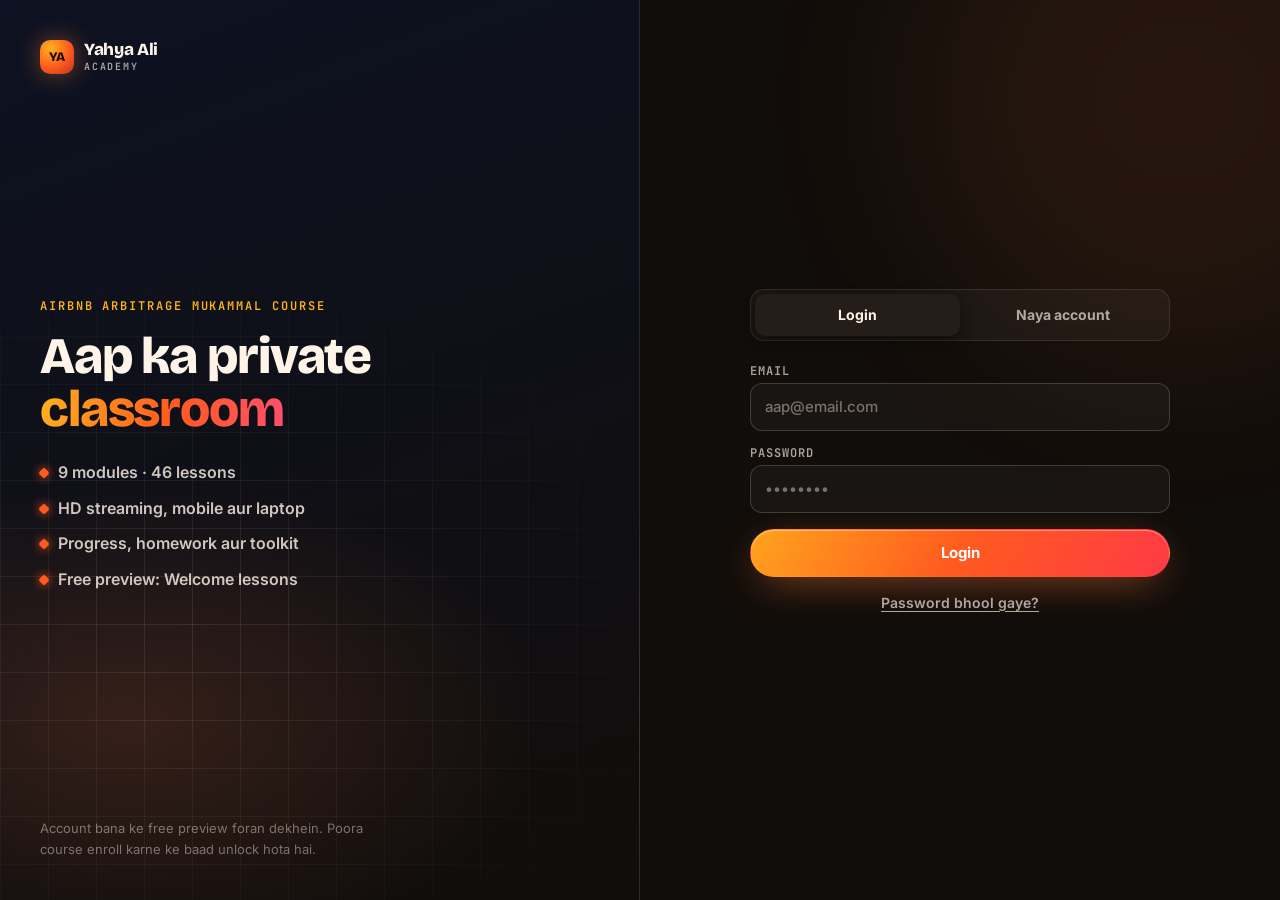
<file: portal.html>
<!doctype html>
<html lang="en">
<head>
<meta charset="utf-8">
<meta name="viewport" content="width=device-width, initial-scale=1, viewport-fit=cover">
<title>Student Portal · Yahya Ali Academy</title>
<meta name="robots" content="noindex">
<meta name="theme-color" content="#110d0a">
<link rel="preconnect" href="https://fonts.googleapis.com">
<link rel="preconnect" href="https://fonts.gstatic.com" crossorigin>
<link rel="stylesheet" href="https://fonts.googleapis.com/css2?family=Bricolage+Grotesque:opsz,wght@12..96,500;12..96,700;12..96,800&family=Inter:wght@400;500;600;700;800&family=JetBrains+Mono:wght@500;600&display=swap">
<link rel="stylesheet" href="assets/brand.css">
<link rel="stylesheet" href="assets/portal.css">
</head>
<body>
<div class="bg-orbs" aria-hidden="true"><i></i><i></i></div>

<!-- AUTH -->
<section class="auth" id="auth" hidden>
  <div class="auth-side">
    <a class="logo" href="index.html"><span class="logo-mark">YA</span><span>Yahya Ali<small>Academy</small></span></a>
    <div class="auth-pitch">
      <p class="eyebrow">Airbnb Arbitrage Mukammal Course</p>
      <h1>Aap ka private <span class="grad">classroom</span></h1>
      <ul>
        <li>9 modules · 46 lessons</li>
        <li>HD streaming, mobile aur laptop</li>
        <li>Progress, homework aur toolkit</li>
        <li>Free preview: Welcome lessons</li>
      </ul>
    </div>
    <p class="auth-foot">Account bana ke free preview foran dekhein. Poora course enroll karne ke baad unlock hota hai.</p>
  </div>
  <div class="auth-main">
    <div class="auth-card">
      <div class="seg" role="tablist" aria-label="Login or sign up">
        <button type="button" role="tab" id="tabLogin" aria-selected="true">Login</button>
        <button type="button" role="tab" id="tabSignup" aria-selected="false">Naya account</button>
      </div>
      <form id="fLogin" class="stack" autocomplete="on">
        <div class="field"><label for="liEmail">Email</label><input class="input" id="liEmail" type="email" required autocomplete="email" placeholder="aap@email.com"></div>
        <div class="field"><label for="liPass">Password</label><input class="input" id="liPass" type="password" required minlength="6" autocomplete="current-password" placeholder="••••••••"></div>
        <button class="btn btn-primary" type="submit">Login</button>
        <button class="link" type="button" id="forgot">Password bhool gaye?</button>
      </form>
      <form id="fSignup" class="stack" hidden autocomplete="on">
        <div class="field"><label for="suName">Poora naam</label><input class="input" id="suName" required autocomplete="name" placeholder="Muhammad Ali"></div>
        <div class="field"><label for="suPhone">WhatsApp number</label><input class="input" id="suPhone" required inputmode="tel" autocomplete="tel" placeholder="03XX XXXXXXX"></div>
        <div class="field"><label for="suEmail">Email</label><input class="input" id="suEmail" type="email" required autocomplete="email" placeholder="aap@email.com"></div>
        <div class="field"><label for="suPass">Password</label><input class="input" id="suPass" type="password" required minlength="6" autocomplete="new-password" placeholder="Kam az kam 6 characters"></div>
        <button class="btn btn-primary" type="submit">Account banayein</button>
        <p class="fine">Aap ka naam, number aur email aap ki videos ke watermark mein dikhenge. Account share karna mana hai.</p>
      </form>
      <div id="authMsg" class="note" hidden></div>
    </div>
  </div>
</section>

<!-- APP -->
<div class="app" id="app" hidden>
  <header class="top">
    <button class="icon-btn menu-btn" id="menuBtn" type="button" aria-label="Lessons list"><svg viewBox="0 0 24 24" width="20" height="20"><path d="M4 7h16M4 12h16M4 17h10" stroke="currentColor" stroke-width="2" stroke-linecap="round"/></svg></button>
    <a class="logo" href="index.html"><span class="logo-mark">YA</span><span class="hide-sm">Yahya Ali<small>Academy</small></span></a>
    <div class="top-prog" title="Course progress">
      <svg viewBox="0 0 36 36" width="34" height="34"><circle cx="18" cy="18" r="15" fill="none" stroke="rgba(255,255,255,.08)" stroke-width="3"/><circle id="progRing" cx="18" cy="18" r="15" fill="none" stroke="url(#pg)" stroke-width="3" stroke-linecap="round" stroke-dasharray="94.2" stroke-dashoffset="94.2" transform="rotate(-90 18 18)"/><defs><linearGradient id="pg"><stop offset="0" stop-color="#ffb547"/><stop offset="1" stop-color="#ff7a3d"/></linearGradient></defs></svg>
      <div><b class="mono" id="progPct">0%</b><span id="progTxt">0 / 46 lessons</span></div>
    </div>
    <div class="top-r">
      <a class="btn btn-primary btn-sm" id="topEnroll" href="#enroll" hidden>Enroll · <span class="mono">Rs 5,000</span></a>
      <span class="chip" id="accessChip">Free account</span>
      <div class="user">
        <button class="icon-btn" id="userBtn" type="button" aria-haspopup="true" aria-expanded="false"><span class="avatar" id="avatar">S</span></button>
        <div class="user-menu" id="userMenu" hidden>
          <div class="um-head"><b id="umName">Student</b><span id="umEmail"></span></div>
          <a href="#toolkit" id="umToolkit">Toolkit files</a>
          <a href="#enroll" id="umEnroll">Enrollment</a>
          <a href="admin.html" id="umAdmin" hidden>Admin panel</a>
          <button type="button" id="logout">Logout</button>
        </div>
      </div>
    </div>
  </header>

  <aside class="side" id="side" aria-label="Lessons">
    <div class="side-head"><b>Course content</b><span class="mono" id="sideCount"></span></div>
    <div class="side-list" id="sideList"></div>
  </aside>
  <div class="scrim" id="scrim" hidden></div>

  <main class="main" id="main">
    <!-- lesson view -->
    <section id="lessonView">
      <div class="upsell" id="upsell" hidden>
        <div><b>Aap free preview dekh rahe hain.</b><span>Poora course (46 lessons + toolkit) unlock karne ke liye Rs 5,000 ki one-time payment karein.</span></div>
        <a class="btn btn-primary btn-sm" href="#enroll">Payment kaise karein →</a>
      </div>
      <div class="crumbs mono" id="crumbs"></div>
      <div class="stage" id="stage"></div>
      <div class="lesson-meta">
        <div class="lm-l">
          <h1 id="lTitle">Lesson</h1>
          <p id="lDesc" class="muted"></p>
          <div class="covers" id="lCovers"></div>
        </div>
        <div class="lm-r">
          <button class="btn btn-ghost btn-sm" id="prevBtn" type="button">← Pichla</button>
          <button class="btn btn-ghost btn-sm" id="doneBtn" type="button">✓ Mukammal</button>
          <button class="btn btn-primary btn-sm" id="nextBtn" type="button">Agla →</button>
        </div>
      </div>
      <div class="hw" id="hwBox" hidden>
        <span class="eyebrow">Homework</span>
        <p id="hwText"></p>
      </div>
    </section>

    <!-- enroll -->
    <section class="panel" id="enroll" hidden>
      <div class="enroll-grid">
        <div class="enroll-l">
          <p class="eyebrow">Unlock full course</p>
          <h2>46 lessons, <span class="grad">lifetime</span></h2>
          <div class="e-price"><span>Rs</span><b class="mono">5,000</b><em>one-time</em></div>
          <ul class="e-list"><li>Saare modules aur naye lessons</li><li>4-file toolkit</li><li>Progress aur homework</li><li>HD streaming</li></ul>
          <ol class="e-steps">
            <li><b>Payment bhejein</b><span>Neeche diye account pe Rs 5,000 JazzCash, Easypaisa ya bank se.</span></li>
            <li><b>Proof submit karein</b><span>Transaction ID likhein aur screenshot upload karein.</span></li>
            <li><b>Course unlock</b><span>Payment confirm hote hi ye page khud khul jata hai.</span></li>
          </ol>
        </div>
        <div class="enroll-r" id="enrollR"></div>
      </div>
    </section>

    <!-- toolkit -->
    <section class="panel" id="toolkit" hidden>
      <div class="tk-head"><p class="eyebrow">Toolkit</p><h2>Course files</h2></div>
      <div class="tk-list" id="tkList"></div>
    </section>
  </main>
</div>

<div class="boot" id="boot"><span class="logo-mark">YA</span></div>

<script src="assets/config.js"></script>
<script src="assets/course.js"></script>
<script src="assets/vendor/supabase.js"></script>
<script src="assets/vendor/hls.min.js"></script>
<script src="assets/app.js"></script>
<script src="assets/player.js"></script>
<script src="assets/portal.js"></script>
</body>
</html>
</file>
<file: assets/site.css>
/* Layout: one long dark sales page; sunset-gradient accents, cream "paper" panels for anything you fill in. Single deliberate dark look. */
:root{
  --night:#110d0a; --night-2:#1b1511; --night-3:#251d17; --line:rgba(255,244,232,.10); --line-2:rgba(255,244,232,.18);
  --cream:#fff4e8; --cream-dim:rgba(255,244,232,.68); --cream-faint:rgba(255,244,232,.45);
  --paper:#fbf7f1; --sand:#f2e9dd; --paper-line:#e5dacb; --ink:#17110d; --muted:#6f645a;
  --gold:#ffb21e; --ember:#ff5a1f; --flame:#ff2d55; --wa:#25d366;
  --sunset:linear-gradient(120deg,#ffb21e -10%,#ff5a1f 50%,#ff2d55 120%);
  --display:"Bricolage Grotesque",ui-sans-serif,system-ui,sans-serif;
  --body:"Inter",ui-sans-serif,system-ui,-apple-system,"Segoe UI",sans-serif;
  --mono:"JetBrains Mono",ui-monospace,Menlo,monospace;
  --gut-l:max(16px,env(safe-area-inset-left,0px)); --gut-r:max(16px,env(safe-area-inset-right,0px));
  color-scheme:dark;
}
*{box-sizing:border-box}
[hidden]{display:none!important}
html{scroll-behavior:smooth;background:var(--night);overflow-x:clip}
body{margin:0;background:var(--night);color:var(--cream);font:400 1.0625rem/1.65 var(--body);-webkit-font-smoothing:antialiased;overflow-x:clip}
body::before{content:"";position:fixed;inset:0 0 auto;height:env(safe-area-inset-top,0px);z-index:90;background:var(--night)}
h1,h2,h3,h4{font-family:var(--display);font-weight:800;letter-spacing:-.035em;margin:0;text-wrap:balance}
p{margin:0}
a{color:inherit}
button,input,select,textarea{font:inherit;color:inherit}
button{cursor:pointer}
:focus-visible{outline:3px solid var(--ember);outline-offset:3px;border-radius:8px}
img{max-width:100%;display:block}
.wrap{width:100%;max-width:1240px;margin-inline:auto;padding-left:var(--gut-l);padding-right:var(--gut-r)}
@media(min-width:720px){.wrap{padding-left:max(32px,env(safe-area-inset-left,0px));padding-right:max(32px,env(safe-area-inset-right,0px))}}
.grad{background-image:var(--sunset);-webkit-background-clip:text;background-clip:text;color:transparent}
.eyebrow{font:700 .85rem/1 var(--body);letter-spacing:.14em;text-transform:uppercase;color:var(--ember)}
.h2{font-size:clamp(2.3rem,1.5rem + 3.4vw,4.4rem);line-height:.98}
.lead{font-size:clamp(1.1rem,1rem + .45vw,1.3rem);color:var(--cream-dim);max-width:56ch}
.muted{color:var(--cream-dim)}
section{padding-block:clamp(4.5rem,9vw,8.5rem)}

/* Buttons */
.btn{display:inline-flex;align-items:center;justify-content:center;gap:.7rem;height:3.6rem;padding:0 1.8rem;border-radius:999px;border:0;font-weight:700;font-size:1.02rem;text-decoration:none;transition:transform .3s,filter .3s,background .3s,border-color .3s;white-space:nowrap}
.btn svg{width:1.15rem;height:1.15rem;transition:transform .3s}
.btn:hover svg{transform:translateX(3px)}
.btn-primary{background:var(--sunset);color:#fff;box-shadow:0 18px 50px -16px rgba(255,90,31,.9)}
.btn-primary:hover{transform:translateY(-2px);filter:brightness(1.08)}
.btn-ghost{background:transparent;color:var(--cream);border:1px solid var(--line-2)}
.btn-ghost:hover{border-color:rgba(255,244,232,.5);background:rgba(255,244,232,.04)}
.btn-light{background:var(--cream);color:var(--ink)}
.btn-light:hover{transform:translateY(-2px)}
.btn[disabled]{opacity:.4;pointer-events:none}
.btn-block{width:100%}

/* Header */
.top{position:fixed;top:env(safe-area-inset-top,0px);inset-inline:0;z-index:80;padding-block:1.1rem;transition:background .4s,padding .4s,border-color .4s;border-bottom:1px solid transparent}
.top.scrolled{background:rgba(17,13,10,.78);backdrop-filter:blur(16px);-webkit-backdrop-filter:blur(16px);border-bottom-color:var(--line);padding-block:.7rem}
.top .wrap{display:flex;align-items:center;justify-content:space-between;gap:1.5rem}
.brand{display:flex;align-items:center;gap:.75rem;text-decoration:none}
.mono{width:2.5rem;height:2.5rem;border-radius:.8rem;background:var(--sunset);display:grid;place-items:center;font:800 1.05rem/1 var(--display);letter-spacing:-.04em;color:#fff;box-shadow:0 8px 24px -10px rgba(255,90,31,.9)}
.brand b{display:block;font:800 1.1rem/1 var(--display);letter-spacing:-.02em}
.brand small{display:block;margin-top:.25rem;font:700 .62rem/1 var(--body);letter-spacing:.3em;color:var(--cream-faint)}
.nav{display:none;gap:2rem}
.nav a{text-decoration:none;font-weight:600;font-size:.97rem;color:var(--cream-dim);transition:color .2s}
.nav a:hover{color:var(--cream)}
.top .btn{height:2.9rem;padding:0 1.3rem;font-size:.95rem;display:none}
@media(min-width:1000px){.nav{display:flex}}
@media(min-width:600px){.top .btn{display:inline-flex}}

/* Hero */
.hero{position:relative;overflow:hidden;padding-top:calc(7.5rem + env(safe-area-inset-top,0px));padding-bottom:4rem}
.glow{position:absolute;border-radius:50%;filter:blur(130px);pointer-events:none}
.g1{width:36rem;height:36rem;left:-12rem;top:-12rem;background:rgba(255,90,31,.33)}
.g2{width:32rem;height:32rem;right:-12rem;top:6rem;background:rgba(255,45,85,.2)}
.g3{width:28rem;height:28rem;left:35%;bottom:-16rem;background:rgba(255,178,30,.14)}
@media(prefers-reduced-motion:no-preference){.glow{animation:drift 18s ease-in-out infinite}.g2{animation-delay:-6s}.g3{animation-delay:-12s}}
@keyframes drift{0%,100%{transform:translate(0,0) scale(1)}33%{transform:translate(6%,-8%) scale(1.08)}66%{transform:translate(-5%,6%) scale(.95)}}
.dots{position:absolute;inset:0;background:radial-gradient(rgba(255,244,232,.07) 1px,transparent 1px);background-size:28px 28px;-webkit-mask-image:radial-gradient(ellipse at center,#000 25%,transparent 75%);mask-image:radial-gradient(ellipse at center,#000 25%,transparent 75%);pointer-events:none}
.hero-grid{position:relative;display:grid;gap:3.5rem;align-items:center}
@media(min-width:1000px){.hero-grid{grid-template-columns:1.15fr .85fr}}
.pill{display:inline-flex;align-items:center;gap:.65rem;padding:.55rem 1rem;border-radius:999px;border:1px solid var(--line-2);background:rgba(255,244,232,.05);font-size:.92rem;font-weight:600;color:var(--cream-dim)}
.live{width:9px;height:9px;border-radius:50%;background:#22c55e;position:relative;flex:none}
.live::after{content:"";position:absolute;inset:0;border-radius:50%;background:inherit;animation:ping 1.8s ease-out infinite}
@keyframes ping{to{transform:scale(2.8);opacity:0}}
.hero h1{margin-top:1.6rem;font-size:clamp(2.6rem,1.3rem + 5.4vw,5.9rem);line-height:.95;letter-spacing:-.045em}
.hero h1 .ln{display:block}
.hero .lead{margin-top:1.7rem}
.cta-row{display:flex;flex-wrap:wrap;gap:.9rem;margin-top:2.2rem}
@media(max-width:520px){.cta-row .btn{width:100%}}
.ticks{display:flex;flex-wrap:wrap;gap:.5rem 1.4rem;margin-top:1.3rem;font-size:.92rem;color:var(--cream-faint)}
.ticks span{display:flex;align-items:center;gap:.45rem}
.ticks svg{width:1rem;height:1rem;color:var(--gold)}
@media(prefers-reduced-motion:no-preference){
  .rise{opacity:0;transform:translateY(24px);animation:rise 1s cubic-bezier(.16,1,.3,1) forwards}
  .hero h1 .ln{opacity:0;transform:translateY(40%);animation:rise 1.1s cubic-bezier(.16,1,.3,1) forwards}
}
@keyframes rise{to{opacity:1;transform:none}}

/* Course card */
.card-wrap{position:relative}
.card-wrap::before{content:"";position:absolute;inset:-1.5rem;border-radius:2.5rem;background:var(--sunset);opacity:.22;filter:blur(48px)}
.course{position:relative;overflow:hidden;border-radius:1.8rem;border:1px solid var(--line);background:rgba(27,21,17,.88);box-shadow:0 50px 120px -30px rgba(0,0,0,.8)}
.cover{position:relative;aspect-ratio:16/10;max-width:100%;background:var(--sunset);overflow:hidden;padding:1.6rem;display:flex;flex-direction:column;justify-content:space-between;color:#fff}
.cover::before{content:"";position:absolute;inset:0;background:radial-gradient(circle at 18% 12%,rgba(255,255,255,.45),transparent 46%)}
.cover .bigmono{position:absolute;right:-1.5rem;bottom:-3.2rem;font:800 13rem/1 var(--display);letter-spacing:-.08em;color:rgba(255,255,255,.13)}
.cover>*{position:relative}
.cover .tag{font:700 .72rem/1 var(--body);letter-spacing:.28em;opacity:.9}
.cover h3{font-size:clamp(1.45rem,1.1rem + 1.2vw,2.05rem);line-height:1.02}
.cover .meta{margin-top:.7rem;font-weight:600;font-size:.92rem;opacity:.9;display:flex;align-items:center;gap:.45rem}
.cover .meta svg{width:1.1rem;height:1.1rem}
.course-body{padding:1.6rem}
.checks{list-style:none;margin:0;padding:0;display:grid;gap:.75rem}
.checks li{display:flex;align-items:flex-start;gap:.75rem;color:var(--cream-dim);font-size:.98rem}
.chk{flex:none;width:1.4rem;height:1.4rem;border-radius:50%;display:grid;place-items:center;background:rgba(255,90,31,.16);color:var(--ember);margin-top:.12rem}
.chk svg{width:.85rem;height:.85rem}
.chk.solid{background:var(--ember);color:#fff}
.price-row{display:flex;align-items:flex-end;justify-content:space-between;gap:1rem;margin-top:1.5rem;padding-top:1.3rem;border-top:1px solid var(--line)}
.price-row small{color:var(--cream-faint);font-size:.85rem}
.price-row .num{font:800 2.5rem/1 var(--display);letter-spacing:-.03em}
.link{font-weight:700;color:var(--gold);text-decoration:none}
.link:hover{text-decoration:underline;text-underline-offset:4px}

/* Stats */
.stats{position:relative;margin-top:4.5rem;display:grid;grid-template-columns:repeat(2,1fr);gap:1px;background:var(--line);border:1px solid var(--line);border-radius:1.4rem;overflow:hidden}
@media(min-width:760px){.stats{grid-template-columns:repeat(4,1fr)}}
.stats div{background:var(--night);padding:1.6rem 1.5rem}
.stats b{display:block;font:800 clamp(2.3rem,1.8rem + 1.8vw,3.4rem)/1 var(--display);letter-spacing:-.03em}
.stats span{display:block;margin-top:.45rem;color:var(--cream-dim);font-size:.95rem}

/* Marquee */
.marquee{overflow:hidden;border-block:1px solid var(--line);background:rgba(27,21,17,.55);padding-block:1.3rem}
.track{display:flex;width:max-content;gap:2.4rem}
@media(prefers-reduced-motion:no-preference){.track{animation:marq 40s linear infinite}}
@keyframes marq{to{transform:translateX(-50%)}}
.track span{display:flex;align-items:center;gap:2.4rem;font:800 1.45rem/1 var(--display);letter-spacing:-.02em;white-space:nowrap;color:rgba(255,244,232,.82)}
.track i{font-style:normal;color:var(--ember)}

/* Split headers */
.split{display:grid;gap:3rem}
@media(min-width:1000px){.split{grid-template-columns:.8fr 1.2fr;gap:5rem}.split.sticky>div:first-child{position:sticky;top:7rem;align-self:start}}
.split .lead{margin-top:1.6rem}

/* Outcomes (three tracks) */
.tracks{display:grid;gap:1rem}
.trk{border:1px solid var(--line);background:rgba(27,21,17,.6);border-radius:1.5rem;padding:1.7rem;display:grid;gap:1rem;grid-template-columns:auto 1fr;align-items:start;transition:border-color .4s,transform .4s}
.trk:hover{border-color:rgba(255,90,31,.45);transform:translateY(-3px)}
.ico{width:3rem;height:3rem;border-radius:1rem;display:grid;place-items:center;background:var(--sunset);color:#fff}
.ico svg{width:1.45rem;height:1.45rem}
.trk h3{font-size:1.5rem;line-height:1.15}
.trk p{margin-top:.5rem;color:var(--cream-dim);font-size:1rem}
.trk ul{margin:.9rem 0 0;padding:0;list-style:none;display:flex;flex-wrap:wrap;gap:.45rem}
.trk li{font-size:.85rem;font-weight:600;padding:.35rem .75rem;border-radius:999px;background:rgba(255,244,232,.06);color:var(--cream-dim)}

/* Agency band (cream) */
.cream{background:var(--cream);color:var(--ink)}
.cream .eyebrow{color:#e0480f}
.cream .lead{color:var(--muted)}
.agency{display:grid;gap:1rem;margin-top:3rem}
@media(min-width:900px){.agency{grid-template-columns:repeat(4,1fr)}}
.step{background:#fff;border-radius:1.4rem;padding:1.6rem;box-shadow:0 30px 70px -45px rgba(23,17,13,.4)}
.step .k{font:600 .85rem/1 var(--mono);color:#e0480f}
.step h3{margin-top:1rem;font-size:1.35rem;line-height:1.15}
.step p{margin-top:.6rem;color:var(--muted);font-size:.98rem}
.calc{margin-top:1rem;display:grid;gap:2rem;border-radius:1.6rem;background:var(--night);color:var(--cream);padding:clamp(1.6rem,3vw,3rem)}
@media(min-width:900px){.calc{grid-template-columns:1fr 1.15fr;align-items:center}}
.calc h3{font-size:clamp(1.7rem,1.3rem + 1.3vw,2.4rem);line-height:1.08;margin-top:.9rem}
.calc .note{margin-top:1.2rem;font-size:.85rem;color:var(--cream-faint)}
.ledger{border:1px solid var(--line);background:var(--night-2);border-radius:1.2rem;padding:1.3rem 1.4rem;font:500 .95rem/1.4 var(--mono);font-variant-numeric:tabular-nums}
.ledger div{display:flex;justify-content:space-between;gap:1rem;padding-block:.7rem;border-bottom:1px dashed var(--line)}
.ledger div span:first-child{color:var(--cream-dim)}
.ledger .total{border:0;padding-top:1rem;align-items:baseline;font-family:var(--body)}
.ledger .total b{font:800 1.9rem/1 var(--display)}

/* Curriculum */
.mods{list-style:none;margin:0;padding:0;border:1px solid var(--line);border-radius:1.6rem;overflow:hidden;background:rgba(27,21,17,.55)}
.mods>li+li{border-top:1px solid var(--line)}
.mod-h{width:100%;display:flex;align-items:center;gap:1rem;padding:1.35rem 1.2rem;background:none;border:0;text-align:left;transition:background .2s}
@media(min-width:720px){.mod-h{padding:1.5rem 1.8rem;gap:1.4rem}}
.mod-h:hover{background:rgba(255,244,232,.03)}
.mod-n{flex:none;width:2.4rem;font:600 1rem/1 var(--mono);color:var(--ember)}
.mod-t{flex:1;min-width:0}
.mod-t b{display:block;font:800 clamp(1.15rem,1rem + .6vw,1.5rem)/1.2 var(--display);letter-spacing:-.025em}
.mod-t small{display:block;margin-top:.3rem;color:var(--cream-faint);font-size:.92rem}
.mod-x{flex:none;width:2.4rem;height:2.4rem;border-radius:50%;border:1px solid var(--line-2);display:grid;place-items:center;transition:transform .4s,background .3s,border-color .3s}
.mod-x svg{width:1.1rem;height:1.1rem}
li.open .mod-x{transform:rotate(45deg);background:var(--ember);border-color:var(--ember)}
.mod-b{display:grid;grid-template-rows:0fr;transition:grid-template-rows .5s cubic-bezier(.16,1,.3,1)}
li.open .mod-b{grid-template-rows:1fr}
.mod-b>div{overflow:hidden}
.mod-in{padding:0 1.2rem 1.6rem}
@media(min-width:720px){.mod-in{padding:0 1.8rem 1.8rem 5.6rem}}
.mod-in p{color:var(--cream-dim);margin-bottom:1rem}
.lessons{list-style:none;margin:0;padding:0;display:grid;gap:.45rem}
.lessons li{display:flex;align-items:center;gap:.8rem;padding:.75rem 1rem;border-radius:.8rem;background:rgba(255,244,232,.04);font-size:.97rem}
.lessons li::before{content:"";flex:none;width:6px;height:6px;border-radius:50%;background:var(--sunset)}
.lessons span{flex:1;min-width:0}
.lessons em{flex:none;font:500 .85rem/1 var(--mono);font-style:normal;color:var(--cream-faint)}
.ai-tag{display:inline-block;margin-left:.5rem;vertical-align:middle;font:700 .68rem/1 var(--body);letter-spacing:.1em;padding:.3rem .5rem;border-radius:.4rem;background:var(--sunset);color:#fff}
.more{margin:1.8rem auto 0;display:flex}
.chips{display:flex;flex-wrap:wrap;gap:.6rem;margin-top:1.8rem}
.chips span{display:flex;align-items:center;gap:.5rem;padding:.5rem .95rem;border-radius:999px;background:rgba(255,244,232,.05);font-weight:600;font-size:.92rem}
.chips svg{width:1rem;height:1rem;color:var(--ember)}

/* AI band */
.ai{position:relative;overflow:hidden;border-block:1px solid var(--line);background:var(--night-2)}
.ai .glow{width:40rem;height:30rem;right:-10rem;top:-8rem;background:rgba(255,90,31,.2)}
.ai-grid{position:relative;display:grid;gap:1rem;margin-top:3rem}
@media(min-width:760px){.ai-grid{grid-template-columns:repeat(2,1fr)}}
@media(min-width:1100px){.ai-grid{grid-template-columns:repeat(3,1fr)}}
.ai-c{border:1px solid var(--line);border-radius:1.3rem;padding:1.5rem;background:rgba(17,13,10,.55)}
.ai-c .ico{width:2.6rem;height:2.6rem;border-radius:.85rem}
.ai-c .ico svg{width:1.25rem;height:1.25rem}
.ai-c h3{margin-top:1.1rem;font-size:1.25rem;line-height:1.2}
.ai-c p{margin-top:.5rem;color:var(--cream-dim);font-size:.97rem}
.flow{margin-top:1rem;display:flex;flex-wrap:wrap;align-items:center;gap:.5rem;font:600 .88rem/1 var(--mono);color:var(--cream-dim)}
.flow span{padding:.55rem .8rem;border:1px solid var(--line-2);border-radius:.6rem;background:rgba(17,13,10,.6)}
.flow i{font-style:normal;color:var(--ember)}

/* Instructor */
.inst{display:grid;gap:3rem;align-items:center}
@media(min-width:1000px){.inst{grid-template-columns:1fr 1fr;gap:5rem}}
.photo{position:relative;max-width:500px;margin-inline:auto;width:100%}
.photo::before{content:"";position:absolute;inset:-1rem;border-radius:2.4rem;background:var(--sunset);opacity:.28;filter:blur(40px)}
.photo figure{position:relative;margin:0;aspect-ratio:4/5;max-width:100%;border-radius:1.9rem;overflow:hidden;border:1px solid var(--line)}
.photo img{width:100%;height:100%;object-fit:cover}
.photo figcaption{position:absolute;inset:auto 0 0;padding:6rem 1.6rem 1.5rem;background:linear-gradient(to top,var(--night),rgba(17,13,10,.6) 55%,transparent)}
.photo figcaption b{display:block;font:800 1.7rem/1.1 var(--display)}
.photo figcaption span{color:var(--cream-dim);font-size:.97rem}
.facts{display:grid;gap:.7rem;margin-top:2rem}
@media(min-width:560px){.facts{grid-template-columns:1fr 1fr}}
.facts div{display:flex;gap:.7rem;align-items:flex-start;padding:.95rem 1rem;border:1px solid var(--line);border-radius:1rem;background:rgba(255,244,232,.03);font-weight:600;font-size:.96rem}
.facts svg{flex:none;width:1.15rem;height:1.15rem;color:var(--ember);margin-top:.15rem}
.inst .lead+.lead{margin-top:1.1rem}

/* Toolkit */
.toolkit{position:relative;overflow:hidden;border-radius:1.9rem;background:var(--sunset);color:#fff;padding:clamp(1.8rem,4vw,3.6rem);display:grid;gap:2.2rem}
@media(min-width:1000px){.toolkit{grid-template-columns:.9fr 1.1fr;align-items:center}}
.toolkit::after{content:"YA";position:absolute;right:-1.5rem;top:-4rem;font:800 16rem/1 var(--display);letter-spacing:-.08em;color:rgba(255,255,255,.1);pointer-events:none}
.toolkit>*{position:relative;z-index:1}
.toolkit h2{font-size:clamp(2rem,1.4rem + 2.6vw,3.6rem);line-height:1}
.toolkit p{margin-top:1rem;opacity:.9;max-width:42ch}
.tk-list{display:grid;gap:.6rem}
@media(min-width:560px){.tk-list{grid-template-columns:1fr 1fr}}
.tk-list div{display:flex;gap:.7rem;align-items:center;padding:.95rem 1.1rem;border-radius:1rem;background:rgba(255,255,255,.16);font-weight:600;font-size:.96rem}
.tk-list svg{flex:none;width:1.1rem;height:1.1rem}
.tk-eyebrow{display:flex;gap:.5rem;align-items:center;font:700 .85rem/1 var(--body);letter-spacing:.14em;text-transform:uppercase}
.tk-eyebrow svg{width:1.1rem;height:1.1rem}

/* Pricing */
.pricing{position:relative;overflow:hidden;border-top:1px solid var(--line)}
.pricing .glow{left:50%;top:30%;width:56rem;height:36rem;transform:translateX(-50%);background:rgba(255,90,31,.14)}
.plans{position:relative;display:grid;gap:1.3rem;max-width:1080px;margin:3.2rem auto 0}
@media(min-width:760px){.plans{grid-template-columns:1fr 1fr}.plan.prem{grid-column:1/-1}}
@media(min-width:1100px){.plans{grid-template-columns:1fr 1.08fr 1fr;max-width:1240px}.plan.prem{grid-column:auto}}
.plan.prem{position:relative;background:linear-gradient(160deg,#2a1a0c,#160f0a 60%);border:1px solid rgba(255,178,30,.55);box-shadow:0 0 0 1px rgba(255,178,30,.12),0 40px 100px -40px rgba(255,178,30,.45)}
.badge.gold{background:linear-gradient(120deg,#ffd36b,#ffb21e);color:#2a1a0c}
.prem .chk.solid{background:var(--gold);color:#2a1a0c}
.btn-gold{background:linear-gradient(120deg,#ffd36b,#ffb21e 60%,#ff8a1f);color:#1b120a;box-shadow:0 18px 50px -16px rgba(255,178,30,.8)}
.btn-gold:hover{transform:translateY(-2px);filter:brightness(1.05)}
/* Premium band */
.mentor{position:relative;overflow:hidden;border-radius:1.9rem;border:1px solid rgba(255,178,30,.4);background:linear-gradient(150deg,#251709,#120d09 55%);padding:clamp(1.8rem,4vw,3.6rem);display:grid;gap:2.4rem}
@media(min-width:1000px){.mentor{grid-template-columns:1fr 1fr;align-items:center}}
.mentor .glow{width:34rem;height:26rem;right:-10rem;top:-10rem;background:rgba(255,178,30,.18)}
.mentor>*:not(.glow){position:relative}
.mentor .eyebrow{color:var(--gold)}
.mentor h2{margin-top:1.1rem;font-size:clamp(2.1rem,1.4rem + 2.8vw,3.8rem);line-height:1}
.mentor .lead{margin-top:1.3rem}
.gold-text{background-image:linear-gradient(120deg,#ffe29a,#ffb21e 55%,#ff8a1f);-webkit-background-clip:text;background-clip:text;color:transparent}
.m-list{display:grid;gap:.7rem}
.m-list div{display:flex;gap:.9rem;align-items:flex-start;padding:1rem 1.1rem;border-radius:1rem;border:1px solid rgba(255,178,30,.18);background:rgba(255,178,30,.05)}
.m-list svg{flex:none;width:1.25rem;height:1.25rem;color:var(--gold);margin-top:.15rem}
.m-list b{display:block;font-weight:700}
.m-list span{display:block;color:var(--cream-dim);font-size:.95rem}
.m-price{display:flex;flex-wrap:wrap;align-items:center;gap:1rem 1.4rem;margin-top:2rem}
.m-price b{font:800 clamp(2.4rem,2rem + 1.5vw,3.2rem)/1 var(--display);letter-spacing:-.03em}
.m-price small{display:block;color:var(--cream-faint);font-size:.88rem}
.methods.four{grid-template-columns:repeat(2,1fr)}
@media(min-width:520px){.methods.four{grid-template-columns:repeat(4,1fr)}}
.plan{border-radius:1.9rem;padding:clamp(1.6rem,3vw,2.6rem);display:flex;flex-direction:column}
.plan.main{background:var(--night-2);border:1px solid rgba(255,90,31,.55);box-shadow:0 0 0 1px rgba(255,45,85,.15),0 40px 100px -40px rgba(255,90,31,.5)}
.plan.alt{background:rgba(255,244,232,.03);border:1px solid var(--line)}
.plan-h{display:flex;justify-content:space-between;align-items:center;gap:1rem}
.plan-h b{font:800 1.5rem/1.1 var(--display)}
.badge{flex:none;font-size:.8rem;font-weight:700;padding:.4rem .85rem;border-radius:999px;background:var(--sunset);color:#fff}
.plan .sub{margin-top:.4rem;color:var(--cream-dim)}
.amt{margin-top:1.8rem;display:flex;align-items:flex-end;gap:.7rem;flex-wrap:wrap}
.amt b{font:800 clamp(2.7rem,2.2rem + 1.6vw,3.7rem)/.95 var(--display);letter-spacing:-.04em;white-space:nowrap}
.amt>span{padding-bottom:.45rem;color:var(--cream-faint)}
.plan .checks{margin-top:1.8rem;flex:1;align-content:start}
.plan .checks li{color:var(--cream)}
.plan .btn{margin-top:2.2rem}
.pay-note{margin-top:.9rem;text-align:center;font-size:.9rem;color:var(--cream-faint)}

/* Consultation */
.consult{background:rgba(27,21,17,.6)}
.consult-grid{display:grid;gap:3rem;align-items:center}
@media(min-width:1000px){.consult-grid{grid-template-columns:1fr 1fr;gap:5rem}}
.how{list-style:none;margin:2rem 0 0;padding:0;display:grid;gap:1rem}
.how li{display:flex;gap:1rem;align-items:center;font-weight:600}
.how .ico{width:2.7rem;height:2.7rem;border-radius:50%;background:rgba(255,90,31,.15);color:var(--ember)}
.how .ico svg{width:1.2rem;height:1.2rem}

/* Paper (light) panels */
.paper{background:var(--paper);color:var(--ink);border-radius:1.8rem;padding:clamp(1.3rem,3vw,2.3rem);box-shadow:0 40px 100px -30px rgba(0,0,0,.65);color-scheme:light}
.paper .muted{color:var(--muted)}
.slot-h{display:flex;justify-content:space-between;align-items:center;gap:1rem;font-weight:700}
.slot-h>span{display:flex;gap:.45rem;align-items:center}
.slot-h svg{width:1.15rem;height:1.15rem;color:var(--ember)}
.slot-h small{font-weight:500;color:var(--muted);font-size:.9rem}
.days{display:flex;gap:.5rem;overflow-x:auto;padding:.2rem .1rem .6rem;margin-top:1.1rem;scrollbar-width:thin}
.day{flex:none;width:4.3rem;display:flex;flex-direction:column;align-items:center;padding:.65rem 0;border-radius:1rem;border:2px solid var(--paper-line);background:#fff;color:var(--ink);transition:border-color .2s,background .2s}
.day small{font-size:.8rem;font-weight:600;opacity:.75}
.day b{font:800 1.45rem/1.1 var(--display)}
.times{display:grid;grid-template-columns:repeat(3,1fr);gap:.5rem;margin-top:1rem}
@media(min-width:520px){.times{grid-template-columns:repeat(4,1fr)}}
.time{padding:.8rem 0;border-radius:.8rem;border:2px solid var(--paper-line);background:#fff;color:var(--ink);font-weight:700;font-size:.93rem}
.day:hover,.time:hover,.method:hover{border-color:rgba(255,90,31,.5)}
.day.on,.time.on{background:var(--ember);border-color:var(--ember);color:#fff}
.text-btn{display:block;width:100%;margin-top:.9rem;background:none;border:0;font-weight:600;font-size:.93rem;color:var(--muted)}
.text-btn:hover{text-decoration:underline;text-underline-offset:4px}

/* Forms */
.fgrid{display:grid;gap:1.1rem}
@media(min-width:560px){.two{grid-template-columns:1fr 1fr}}
.field label{display:flex;justify-content:space-between;align-items:baseline;gap:.6rem;margin-bottom:.45rem;font-weight:700;font-size:.98rem}
.field label small{font-weight:500;color:var(--muted);font-size:.85rem}
.field input,.field select,.field textarea{width:100%;border:2px solid var(--paper-line);border-radius:1rem;background:#fff;color:var(--ink);padding:.85rem 1rem;font-size:1rem;outline:none;transition:border-color .2s,box-shadow .2s}
.field textarea{resize:vertical;min-height:7rem}
.field input:focus,.field select:focus,.field textarea:focus{border-color:var(--ember);box-shadow:0 0 0 5px rgba(255,90,31,.12)}
.field.bad input{border-color:var(--flame)}
.field .err{display:none;margin-top:.4rem;color:var(--flame);font-weight:600;font-size:.9rem}
.field.bad .err{display:block}
.field .hint{margin-top:.4rem;color:var(--muted);font-size:.88rem}
.hp{position:absolute;left:-9999px;width:1px;height:1px;overflow:hidden}
.btn-ink{background:var(--ink);color:#fff}
.btn-ink:hover{background:var(--ember)}
.alert{padding:.9rem 1.1rem;border-radius:1rem;background:rgba(255,45,85,.1);color:#d01f45;font-weight:600;font-size:.95rem}
.alert a{font-weight:700}

/* FAQ */
.faq{border-block:1px solid var(--line)}
.faq details{border-bottom:1px solid var(--line)}
.faq details:last-child{border-bottom:0}
.faq summary{list-style:none;display:flex;justify-content:space-between;align-items:center;gap:1.5rem;padding:1.4rem 0;cursor:pointer;font:800 clamp(1.1rem,1rem + .5vw,1.4rem)/1.25 var(--display);letter-spacing:-.02em}
.faq summary::-webkit-details-marker{display:none}
.faq summary svg{flex:none;width:1.4rem;height:1.4rem;color:var(--ember);transition:transform .35s}
.faq details[open] summary svg{transform:rotate(180deg)}
.faq details p{padding-bottom:1.4rem;color:var(--cream-dim);max-width:62ch}

/* Final CTA + footer */
.final{position:relative;overflow:hidden;border-radius:1.9rem;border:1px solid var(--line);background:var(--night-2);padding:clamp(3rem,7vw,5.5rem) 1.5rem;text-align:center}
.final .glow{left:50%;bottom:-18rem;width:48rem;height:24rem;transform:translateX(-50%);background:rgba(255,90,31,.35)}
.final>*:not(.glow){position:relative}
.final h2{max-width:17ch;margin:1.6rem auto 0;font-size:clamp(2.2rem,1.5rem + 3.2vw,4.4rem);line-height:.98}
.final .cta-row{justify-content:center}
.final .mono{margin-inline:auto;width:3.4rem;height:3.4rem;font-size:1.4rem;border-radius:1.1rem}
footer{border-top:1px solid var(--line);margin-top:4rem;padding-block:2.2rem calc(6.5rem + env(safe-area-inset-bottom,0px))}
@media(min-width:600px){footer{padding-bottom:calc(2.2rem + env(safe-area-inset-bottom,0px))}}
footer .wrap{display:flex;flex-wrap:wrap;justify-content:space-between;align-items:center;gap:1rem 2rem;font-size:.92rem;color:var(--cream-faint)}
footer nav{display:flex;flex-wrap:wrap;gap:1.4rem}
footer a{text-decoration:none}
footer a:hover{color:var(--cream)}

/* Floating bits */
.mbar{position:fixed;inset:auto 0 0;z-index:70;padding:.8rem var(--gut-r) calc(.8rem + env(safe-area-inset-bottom,0px)) var(--gut-l);background:rgba(17,13,10,.92);backdrop-filter:blur(16px);-webkit-backdrop-filter:blur(16px);border-top:1px solid var(--line);display:flex;align-items:center;gap:1rem;transform:translateY(110%);transition:transform .5s cubic-bezier(.16,1,.3,1)}
.mbar.show{transform:none}
.mbar div{flex:1;min-width:0;line-height:1.25}
.mbar b{display:block;font:800 1.3rem/1.1 var(--display)}
.mbar small{color:var(--cream-faint);font-size:.82rem}
.mbar .btn{height:3rem;padding:0 1.4rem;font-size:.95rem}
@media(min-width:600px){.mbar{display:none}}
.wa{position:fixed;z-index:75;right:calc(1rem + env(safe-area-inset-right,0px));bottom:calc(1.2rem + env(safe-area-inset-bottom,0px));width:3.5rem;height:3.5rem;border-radius:50%;display:grid;place-items:center;background:var(--wa);color:#fff;box-shadow:0 14px 40px -10px rgba(37,211,102,.7);transition:bottom .5s cubic-bezier(.16,1,.3,1)}
.wa svg{width:1.7rem;height:1.7rem}
.wa.up{bottom:calc(5.6rem + env(safe-area-inset-bottom,0px))}
@media(min-width:600px){.wa.up{bottom:calc(1.5rem + env(safe-area-inset-bottom,0px))}.wa{right:calc(1.5rem + env(safe-area-inset-right,0px))}}

/* Modal */
.modal{position:fixed;inset:0;z-index:200;display:flex;align-items:flex-end;justify-content:center}
@media(min-width:720px){.modal{align-items:center;padding:1.5rem}}
.scrim{position:absolute;inset:0;background:rgba(8,6,5,.8);backdrop-filter:blur(8px);-webkit-backdrop-filter:blur(8px);border:0}
.sheet{position:relative;width:100%;max-width:620px;max-height:94svh;overflow-y:auto;background:var(--paper);color:var(--ink);border-radius:1.8rem 1.8rem 0 0;box-shadow:0 40px 120px -20px rgba(0,0,0,.6);color-scheme:light;padding-bottom:env(safe-area-inset-bottom,0px)}
@media(min-width:720px){.sheet{border-radius:1.8rem}}
@media(prefers-reduced-motion:no-preference){.modal:not([hidden]) .sheet{animation:sheet .55s cubic-bezier(.16,1,.3,1)}}
@keyframes sheet{from{transform:translateY(50px);opacity:0}}
.sheet-h{position:sticky;top:0;z-index:2;background:rgba(251,247,241,.96);backdrop-filter:blur(8px);border-bottom:1px solid var(--paper-line);padding:1.4rem 1.5rem 1.2rem}
@media(min-width:720px){.sheet-h{padding:1.6rem 2.2rem 1.3rem}}
.sheet-h .row{display:flex;justify-content:space-between;align-items:flex-start;gap:1rem}
.sheet-h .eyebrow{color:#e0480f}
.sheet-h h3{margin-top:.4rem;font-size:clamp(1.4rem,1.2rem + .8vw,1.8rem);line-height:1.1}
.x{flex:none;width:2.7rem;height:2.7rem;border-radius:50%;border:0;background:var(--sand);display:grid;place-items:center;color:var(--ink)}
.x svg{width:1.2rem;height:1.2rem}
.prog{display:flex;gap:.4rem;margin-top:1.1rem}
.prog i{flex:1;height:5px;border-radius:9px;background:var(--paper-line);transition:background .3s}
.prog i.on{background:var(--sunset)}
.sheet-b{padding:1.5rem 1.5rem 2rem}
@media(min-width:720px){.sheet-b{padding:1.8rem 2.2rem 2.2rem}}
.sheet-b h4{font-family:var(--body);font-weight:700;font-size:1rem;letter-spacing:0;margin:0 0 .2rem}
.slotbox{display:flex;justify-content:space-between;align-items:center;gap:1rem;padding:.9rem 1.1rem;border-radius:1rem;background:var(--sand)}
.slotbox small{display:block;color:var(--muted);font-size:.85rem}
.slotbox button{background:none;border:0;font-weight:700;color:#e0480f}
.total{display:flex;justify-content:space-between;align-items:baseline;padding:1.1rem 1.4rem;border-radius:1.1rem;background:var(--night);color:var(--cream)}
.total b{font:800 1.9rem/1 var(--display)}
.methods{display:grid;grid-template-columns:repeat(3,1fr);gap:.5rem;margin-top:.8rem}
.method{display:flex;flex-direction:column;align-items:center;gap:.45rem;padding:.95rem .3rem;border-radius:1rem;border:2px solid var(--paper-line);background:#fff;color:var(--ink);font-weight:700;font-size:.9rem;text-align:center}
.method svg{width:1.4rem;height:1.4rem;color:var(--muted)}
.method.on{border-color:var(--ember);background:#ffeadf}
.method.on svg{color:var(--ember)}
.acct{margin-top:1rem;padding:1.1rem 1.2rem;border-radius:1rem;border:2px dashed var(--paper-line);background:#fff;font-size:.98rem}
.acct dl{margin:0;display:grid;gap:.7rem}
.acct dl div{display:flex;justify-content:space-between;align-items:center;gap:1rem}
.acct dt{font-size:.82rem;color:var(--muted)}
.acct dd{margin:0;font:600 1rem/1.3 var(--mono);overflow-wrap:anywhere}
.copy{flex:none;border:0;border-radius:999px;background:var(--sand);padding:.45rem .8rem;font-weight:700;font-size:.85rem}
.back{flex:none;width:3.6rem;height:3.6rem;border-radius:50%;border:2px solid var(--paper-line);background:transparent;display:grid;place-items:center;color:var(--ink)}
.back svg{width:1.2rem;height:1.2rem}
.btns{display:flex;gap:.7rem;margin-top:1.5rem}
.btns .btn{flex:1}
.done{text-align:center;padding:.6rem 0}
.done .badge-ok{width:4.6rem;height:4.6rem;margin:0 auto;border-radius:50%;background:var(--sunset);color:#fff;display:grid;place-items:center}
.done .badge-ok svg{width:2.2rem;height:2.2rem}
.done h4{margin-top:1.3rem;font:800 1.9rem/1.1 var(--display);letter-spacing:-.03em}
.done p{margin:.7rem auto 0;max-width:40ch;color:var(--muted)}
.ref{display:inline-block;margin-top:1rem;padding:.45rem 1rem;border-radius:999px;background:var(--sand);font:600 .95rem/1.3 var(--mono)}
.btn-wa{background:var(--wa);color:#fff}
.sent{text-align:center;padding:1.5rem .5rem}
.sent .badge-ok{width:4rem;height:4rem;margin:0 auto;border-radius:50%;background:var(--sunset);color:#fff;display:grid;place-items:center}
.sent .badge-ok svg{width:2rem;height:2rem}
.sent h3{margin-top:1.2rem;font-size:1.9rem}
.sent p{margin:.6rem auto 1.4rem;max-width:36ch;color:var(--muted)}
</file>
<file: assets/home.css>
/* Course additions on top of the classic site.css look */
.hero h1{font-size:clamp(3rem,1.6rem + 6vw,6.4rem)}

/* Calculator (dark card inside the cream band) */
.calc-box{display:grid;gap:1.25rem;border:1px solid var(--line);background:var(--night-2);border-radius:1.3rem;padding:clamp(1.1rem,2.4vw,1.6rem)}
.calc-units{display:grid;grid-template-columns:repeat(4,minmax(0,1fr));gap:.35rem;padding:.3rem;border-radius:999px;background:rgba(255,244,232,.05);border:1px solid var(--line)}
.calc-units button{border:0;background:none;color:var(--cream-dim);font:800 .98rem/1 var(--display);letter-spacing:-.01em;padding:.8rem .2rem;border-radius:999px;transition:background .25s,color .25s}
.calc-units button.on{background:var(--sunset);color:#fff;box-shadow:0 10px 30px -12px rgba(255,90,31,.9)}
.calc-row{display:grid;grid-template-columns:minmax(0,1fr) auto;gap:.55rem 1rem;align-items:center}
.calc-row label{font-weight:700;font-size:.97rem;color:var(--cream)}
.calc-num{width:8.6rem;max-width:44vw;text-align:right;font:800 1.15rem/1 var(--display);letter-spacing:-.01em;color:var(--gold);background:transparent;border:0;border-bottom:1.5px dashed rgba(255,178,30,.45);padding:.35rem .1rem;outline:none}
.calc-num:focus{border-bottom-style:solid;border-color:var(--gold)}
.calc-row input[type=range]{grid-column:1/-1;width:100%;-webkit-appearance:none;appearance:none;height:7px;border-radius:9px;background:linear-gradient(90deg,#ffb21e,#ff5a1f var(--p,50%),rgba(255,244,232,.1) var(--p,50%));outline:none;margin:.2rem 0}
.calc-row input[type=range]::-webkit-slider-thumb{-webkit-appearance:none;width:24px;height:24px;border-radius:50%;background:#fff;border:5px solid var(--ember);box-shadow:0 0 0 7px rgba(255,90,31,.16);cursor:grab}
.calc-row input[type=range]::-moz-range-thumb{width:16px;height:16px;border-radius:50%;background:#fff;border:5px solid var(--ember);cursor:grab}
.calc-quick{grid-column:1/-1;display:flex;gap:.45rem}
.calc-quick button{font:600 .85rem/1 var(--mono);padding:.6rem .9rem;border-radius:.7rem;border:1px solid var(--line-2);background:none;color:var(--cream-dim)}
.calc-quick button.on{border-color:var(--ember);color:var(--gold);background:rgba(255,90,31,.1)}
.calc-out{display:grid;grid-template-columns:auto minmax(0,1fr);gap:1.2rem;align-items:center;padding-top:1.1rem;border-top:1px dashed var(--line-2)}
.calc-cal{display:grid;grid-template-columns:repeat(7,15px);gap:4px}
.calc-cal i{width:15px;height:15px;border-radius:4px;background:rgba(255,244,232,.07);transition:background .25s,box-shadow .25s}
.calc-cal i.on{background:var(--ember);box-shadow:0 0 8px rgba(255,90,31,.55)}
.calc-out .ledger{padding:.4rem 1rem;font-size:.9rem}
.calc-out .ledger div{padding-block:.55rem}
.calc-out .ledger .sum{border-bottom:1px dashed var(--line);padding-block:.9rem;align-items:baseline;font-family:var(--body)}
.calc-out .ledger .sum b{font:800 1.7rem/1 var(--display);letter-spacing:-.02em}
.calc-out .ledger .sum b.neg{background:none;color:var(--flame)}
.calc-out .ledger .be{border:0;padding-top:.2rem}
@media(max-width:520px){.calc-out{grid-template-columns:minmax(0,1fr)}.calc-units button{font-size:.88rem}}

/* Curriculum lessons */
.mod-n{width:2.8rem}
.lessons li{align-items:flex-start}
.lessons li::before{margin-top:.55rem}
.lessons .lid{flex:none;font:600 .82rem/1.5 var(--mono);color:var(--ember);width:2.2rem}
.lessons .lt{display:block;font-weight:700;color:var(--cream)}
.lessons .ld{display:block;margin-top:.15rem;color:var(--cream-faint);font-size:.9rem}
.lessons em.free{color:#22c55e;font-weight:700}
.gains{display:flex;flex-wrap:wrap;gap:.45rem;margin:0 0 1rem;padding:0;list-style:none}
.gains li{font-size:.85rem;font-weight:600;padding:.35rem .75rem;border-radius:999px;background:rgba(255,90,31,.12);color:var(--cream)}

/* Platform features */
.protect{display:grid;gap:.8rem;margin-top:1rem}
@media(min-width:760px){.protect{grid-template-columns:repeat(2,1fr)}}
@media(min-width:1100px){.protect{grid-template-columns:repeat(4,1fr)}}
.protect div{display:flex;gap:.9rem;align-items:flex-start;padding:1.1rem 1.2rem;border-radius:1.1rem;border:1px solid var(--line);background:rgba(255,244,232,.03)}
.protect svg{flex:none;width:1.3rem;height:1.3rem;color:var(--ember);margin-top:.15rem}
.protect b{display:block;font-weight:700}
.protect span{display:block;color:var(--cream-dim);font-size:.93rem}

/* Single price card */
.plans.one{grid-template-columns:minmax(0,1fr);max-width:560px}
.plans.one .plan-h b{font-size:1.35rem}

/* Scroll reveal */
@media(prefers-reduced-motion:no-preference){
  .rv{opacity:0;transform:translateY(28px);transition:opacity .9s cubic-bezier(.16,1,.3,1),transform .9s cubic-bezier(.16,1,.3,1)}
  .rv.in{opacity:1;transform:none}
}
.calc-out .ledger span:last-child{white-space:nowrap}
@media(max-width:520px){
  .cream .calc{padding:1.1rem;margin-inline:-.4rem}
  .calc-box{padding:1rem}
  .calc-out .ledger{padding:.3rem .8rem;font-size:.8rem}
  .calc-out .ledger .sum b{font-size:1.45rem}
  .calc-cal{grid-template-columns:repeat(11,15px)}
  .lessons li::before{display:none}
  .lessons li{padding:.75rem .85rem}
}
</file>
<file: assets/brand.css>
/* Yahya Ali Academy · shared design tokens
   Layout idea: night-time city of short stays; ember glow = a booked night. Dark by design. */
:root {
  --ink: #110d0a;          /* page */
  --night: #1b1511;        /* raised surfaces */
  --panel: #251d17;        /* cards */
  --line: rgba(255, 244, 232, 0.10);
  --line-2: rgba(255, 244, 232, 0.18);
  --fg: #fff4e8;
  --mute: rgba(255, 244, 232, 0.66);
  --dim: rgba(255, 244, 232, 0.42);
  --ember: #ff5a1f;        /* booked */
  --ember-2: #ffb21e;
  --ember-soft: rgba(255, 90, 31, 0.14);
  --cool: #ffc56b;         /* data / system */
  --ok: #4fd18b;
  --bad: #ff5d6c;
  --f-display: "Bricolage Grotesque", "Inter", system-ui, sans-serif;
  --f-body: "Inter", system-ui, -apple-system, "Segoe UI", sans-serif;
  --f-mono: "JetBrains Mono", ui-monospace, "SFMono-Regular", Menlo, monospace;
  --r: 14px;
  --gut: max(16px, env(safe-area-inset-left, 0px));
  --gut-r: max(16px, env(safe-area-inset-right, 0px));
  color-scheme: dark;
}
* { box-sizing: border-box; }
html { -webkit-text-size-adjust: 100%; scroll-behavior: smooth; }
body {
  margin: 0; background: var(--ink); color: var(--fg);
  font: 400 16px/1.6 var(--f-body); -webkit-font-smoothing: antialiased; overflow-x: hidden;
}
img { max-width: 100%; display: block; }
[hidden] { display: none !important; }
a { color: inherit; }
h1, h2, h3, h4 { font-family: var(--f-display); font-weight: 800; letter-spacing: -0.022em; line-height: 1.04; margin: 0; text-wrap: balance; }
p { margin: 0; }
.mono { font-family: var(--f-mono); font-variant-numeric: tabular-nums; }
.eyebrow { font: 600 12px/1 var(--f-mono); letter-spacing: 0.16em; text-transform: uppercase; color: var(--ember-2); }
.wrap { width: 100%; max-width: 1200px; margin: 0 auto; padding-left: var(--gut); padding-right: var(--gut-r); }
.grad { background: linear-gradient(100deg, var(--ember-2), var(--ember) 55%, #ff4f6d); -webkit-background-clip: text; background-clip: text; color: transparent; }

.btn {
  --b: var(--ember);
  display: inline-flex; align-items: center; justify-content: center; gap: 10px;
  min-height: 48px; padding: 0 22px; border-radius: 999px; border: 1px solid transparent;
  font: 700 15px/1 var(--f-body); text-decoration: none; cursor: pointer; white-space: nowrap;
  transition: transform .2s ease, box-shadow .3s ease, background .2s ease, border-color .2s;
}
.btn:focus-visible, button:focus-visible, a:focus-visible, input:focus-visible, select:focus-visible, textarea:focus-visible { outline: 2px solid var(--cool); outline-offset: 3px; }
.btn-primary { color: #fff; background: linear-gradient(120deg, #ffb21e -10%, #ff5a1f 50%, #ff2d55 120%); box-shadow: 0 10px 40px -12px rgba(255, 122, 61, .7), inset 0 1px 0 rgba(255,255,255,.35); }
.btn-primary:hover { transform: translateY(-2px); box-shadow: 0 18px 50px -12px rgba(255, 122, 61, .85), inset 0 1px 0 rgba(255,255,255,.35); }
.btn-ghost { color: var(--fg); background: rgba(255,255,255,.04); border-color: var(--line-2); }
.btn-ghost:hover { border-color: rgba(255,181,71,.5); background: rgba(255,181,71,.06); }
.btn-sm { min-height: 38px; padding: 0 16px; font-size: 14px; }
.btn[disabled] { opacity: .5; pointer-events: none; }

.field { display: grid; gap: 6px; }
.field label { font: 600 12px/1 var(--f-mono); letter-spacing: .08em; text-transform: uppercase; color: var(--mute); }
.input, select.input, textarea.input {
  width: 100%; min-height: 48px; padding: 12px 14px; border-radius: 12px;
  background: rgba(255,255,255,.035); border: 1px solid var(--line-2); color: var(--fg);
  font: 500 15px/1.4 var(--f-body);
}
.input::placeholder { color: var(--dim); }
.input:focus { border-color: rgba(255,181,71,.6); outline: none; background: rgba(255,181,71,.04); }

.toast {
  position: fixed; left: 50%; bottom: calc(24px + env(safe-area-inset-bottom, 0px)); transform: translateX(-50%);
  background: var(--panel); border: 1px solid var(--line-2); color: var(--fg); padding: 12px 18px; border-radius: 12px;
  font-weight: 600; z-index: 9999; box-shadow: 0 20px 50px rgba(0,0,0,.5); max-width: calc(100vw - 32px);
}
.chip { display: inline-flex; align-items: center; gap: 6px; padding: 5px 10px; border-radius: 999px; font: 600 11px/1 var(--f-mono); letter-spacing: .06em; text-transform: uppercase; border: 1px solid var(--line-2); color: var(--mute); }
.chip.ember { color: var(--ember-2); border-color: rgba(255,181,71,.35); background: rgba(255,181,71,.07); }
.chip.ok { color: var(--ok); border-color: rgba(79,209,139,.35); background: rgba(79,209,139,.07); }
.chip.cool { color: var(--cool); border-color: rgba(255,197,107,.3); background: rgba(255,197,107,.07); }

.logo { display: inline-flex; align-items: center; gap: 10px; text-decoration: none; font: 800 17px/1 var(--f-display); letter-spacing: -.02em; }
.logo-mark { width: 34px; height: 34px; border-radius: 10px; display: grid; place-items: center; background: radial-gradient(circle at 30% 25%, var(--ember-2), var(--ember) 55%, #b9361a); color: #1a0a02; font: 800 13px/1 var(--f-display); box-shadow: 0 0 24px rgba(255,122,61,.45); }
.logo small { display: block; font: 600 10px/1.2 var(--f-mono); letter-spacing: .18em; color: var(--mute); text-transform: uppercase; margin-top: 3px; }

@media (prefers-reduced-motion: reduce) { *, *::before, *::after { animation-duration: .01ms !important; transition-duration: .01ms !important; scroll-behavior: auto !important; } }
</file>
<file: assets/portal.css>
/* Student portal */
body.no-scroll { overflow: hidden; }
.bg-orbs { position: fixed; inset: 0; z-index: -1; pointer-events: none; overflow: hidden; }
.bg-orbs i { position: absolute; border-radius: 50%; filter: blur(90px); opacity: .5; }
.bg-orbs i:first-child { width: 520px; height: 520px; right: -160px; top: -160px; background: rgba(255,122,61,.18); }
.bg-orbs i:last-child { width: 460px; height: 460px; left: -180px; bottom: -200px; background: rgba(255,45,85,.08); }
.muted { color: var(--mute); }
.stack { display: grid; gap: 16px; }
.link { background: none; border: 0; color: var(--mute); font: 600 14px var(--f-body); cursor: pointer; text-decoration: underline; text-underline-offset: 3px; justify-self: center; }
.fine { font-size: 12px; color: var(--dim); }
.note { margin-top: 16px; padding: 12px 14px; border-radius: 12px; border: 1px solid var(--line-2); background: rgba(255,255,255,.03); font-size: 14px; }
.note.err { border-color: rgba(255,93,108,.4); color: #ffb3bb; }
.note.ok { border-color: rgba(79,209,139,.4); color: #b5f0cf; }
.boot { position: fixed; inset: 0; display: grid; place-items: center; background: var(--ink); z-index: 100; transition: opacity .4s; }
.boot .logo-mark { width: 54px; height: 54px; font-size: 18px; border-radius: 16px; animation: pulse 1.2s ease-in-out infinite; }
@keyframes pulse { 50% { transform: scale(.9); box-shadow: 0 0 50px rgba(255,122,61,.8); } }

/* AUTH */
.auth { min-height: 100%; min-height: 100svh; display: grid; grid-template-columns: minmax(0, 1fr) minmax(0, 1fr); }
.auth-side { padding: 40px max(40px, var(--gut)); display: flex; flex-direction: column; justify-content: space-between; gap: 40px; border-right: 1px solid var(--line);
  background: radial-gradient(700px 400px at 20% 80%, rgba(255,122,61,.16), transparent 60%), linear-gradient(160deg, #0d1222, var(--ink)); position: relative; overflow: hidden; }
.auth-side::after { content: ""; position: absolute; inset: 0; background-image: linear-gradient(var(--line) 1px, transparent 1px), linear-gradient(90deg, var(--line) 1px, transparent 1px); background-size: 48px 48px; mask-image: radial-gradient(500px 400px at 30% 70%, #000, transparent); pointer-events: none; }
.auth-pitch { display: grid; gap: 18px; position: relative; z-index: 1; }
.auth-pitch h1 { font-size: clamp(32px, 4vw, 52px); }
.auth-pitch ul { list-style: none; padding: 0; margin: 6px 0 0; display: grid; gap: 10px; }
.auth-pitch li { display: flex; gap: 10px; align-items: center; color: rgba(255,244,232,.8); font-weight: 600; }
.auth-pitch li::before { content: ""; width: 8px; height: 8px; border-radius: 2px; transform: rotate(45deg); background: var(--ember); box-shadow: 0 0 10px var(--ember); }
.auth-foot { color: var(--dim); font-size: 13px; max-width: 44ch; position: relative; z-index: 1; }
.auth-main { display: grid; place-items: center; padding: 40px var(--gut-r) 40px var(--gut); }
.auth-card { width: 100%; max-width: 420px; }
.seg { display: grid; grid-template-columns: 1fr 1fr; padding: 4px; border-radius: 14px; background: rgba(255,255,255,.04); border: 1px solid var(--line); margin-bottom: 24px; }
.seg button { min-height: 42px; border: 0; border-radius: 10px; background: none; color: var(--mute); font: 700 14px var(--f-body); cursor: pointer; }
.seg button[aria-selected="true"] { background: var(--panel); color: var(--fg); box-shadow: 0 4px 14px rgba(0,0,0,.4); }
@media (max-width: 860px) { .auth { grid-template-columns: minmax(0, 1fr); } .auth-side { border-right: 0; border-bottom: 1px solid var(--line); padding: 24px var(--gut-r) 28px var(--gut); gap: 22px; } .auth-pitch ul, .auth-foot { display: none; } .auth-pitch h1 { font-size: 28px; } }

/* APP SHELL */
.app { display: grid; grid-template-columns: 340px minmax(0, 1fr); grid-template-rows: auto minmax(0, 1fr); min-height: 100svh; }
.top { grid-column: 1 / -1; position: sticky; top: env(safe-area-inset-top, 0px); z-index: 30; display: flex; align-items: center; gap: 18px; height: 64px; padding-left: var(--gut); padding-right: var(--gut-r);
  background: rgba(6,8,14,.8); backdrop-filter: blur(14px); -webkit-backdrop-filter: blur(14px); border-bottom: 1px solid var(--line); }
body::before { content: ""; position: fixed; inset: 0 0 auto; height: env(safe-area-inset-top, 0px); z-index: 31; background: var(--ink); }
.icon-btn { width: 40px; height: 40px; border-radius: 11px; display: grid; place-items: center; border: 1px solid var(--line); background: rgba(255,255,255,.03); color: var(--fg); cursor: pointer; padding: 0; }
.menu-btn { display: none; }
.top-prog { display: flex; align-items: center; gap: 10px; margin-left: 12px; }
.top-prog b { display: block; font-size: 14px; }
.top-prog span { font-size: 12px; color: var(--mute); }
.top-r { margin-left: auto; display: flex; align-items: center; gap: 12px; }
.user { position: relative; }
.avatar { width: 30px; height: 30px; border-radius: 9px; display: grid; place-items: center; background: linear-gradient(135deg, var(--ember-2), var(--ember)); color: #1a0a02; font: 800 13px var(--f-display); }
.user-menu { position: absolute; right: 0; top: 48px; min-width: 230px; padding: 8px; border-radius: 14px; background: var(--panel); border: 1px solid var(--line-2); box-shadow: 0 30px 60px rgba(0,0,0,.6); display: grid; }
.user-menu a, .user-menu button { text-align: left; padding: 10px 12px; border-radius: 9px; text-decoration: none; color: var(--fg); font: 600 14px var(--f-body); background: none; border: 0; cursor: pointer; }
.user-menu a:hover, .user-menu button:hover { background: rgba(255,255,255,.05); }
.um-head { padding: 10px 12px 12px; border-bottom: 1px solid var(--line); margin-bottom: 6px; display: grid; gap: 2px; }
.um-head span { font-size: 12px; color: var(--mute); word-break: break-all; }
@media (max-width: 640px) { .hide-sm, .top-prog div, #accessChip { display: none; } .top { gap: 10px; } }

.side { border-right: 1px solid var(--line); background: rgba(9,12,21,.7); position: sticky; top: calc(env(safe-area-inset-top, 0px) + 64px); height: calc(100svh - 64px - env(safe-area-inset-top, 0px)); display: flex; flex-direction: column; min-height: 0; }
.side-head { display: flex; justify-content: space-between; align-items: center; padding: 18px 20px 12px; font-size: 14px; }
.side-head span { color: var(--dim); font-size: 12px; }
.side-list { overflow-y: auto; padding: 0 10px 24px; overscroll-behavior: contain; }
.sm { border-bottom: 1px solid var(--line); }
.sm > button { width: 100%; display: grid; grid-template-columns: minmax(0, 1fr) auto; gap: 10px; align-items: center; text-align: left; padding: 14px 10px; background: none; border: 0; color: var(--fg); cursor: pointer; font: inherit; }
.sm-t { font-weight: 700; font-size: 14px; line-height: 1.3; }
.sm-t small { display: block; font: 600 11px/1.6 var(--f-mono); color: var(--dim); letter-spacing: .06em; text-transform: uppercase; }
.sm-c { font: 600 11px var(--f-mono); color: var(--mute); }
.sm ul { list-style: none; margin: 0 0 10px; padding: 0; }
.sm[data-open="false"] ul { display: none; }
.sl { width: 100%; display: grid; grid-template-columns: 26px minmax(0, 1fr) auto; gap: 10px; align-items: center; text-align: left; padding: 10px; border-radius: 10px; border: 0; background: none; color: rgba(255,244,232,.8); cursor: pointer; font: 500 13.5px/1.35 var(--f-body); }
.sl:hover { background: rgba(255,255,255,.04); }
.sl.cur { background: linear-gradient(90deg, rgba(255,122,61,.14), rgba(255,122,61,.03)); color: var(--fg); box-shadow: inset 2px 0 0 var(--ember); }
.sl-i { width: 22px; height: 22px; border-radius: 7px; display: grid; place-items: center; border: 1px solid var(--line-2); font-size: 10px; color: var(--dim); }
.sl.done .sl-i { background: var(--ember); border-color: var(--ember); color: #1a0a02; }
.sl.avail .sl-i { border-color: rgba(255,181,71,.5); color: var(--ember-2); }
.sl-n { font: 600 11px var(--f-mono); color: var(--dim); }
.sl.soon, .sl.lock { color: var(--dim); }
.scrim { position: fixed; inset: 0; background: rgba(0,0,0,.6); z-index: 34; }
@media (max-width: 1000px) {
  .app { grid-template-columns: minmax(0, 1fr); }
  .menu-btn { display: grid; }
  .side { position: fixed; z-index: 35; left: 0; top: 0; bottom: 0; height: auto; width: min(340px, 88vw); transform: translateX(-102%); transition: transform .3s ease; padding-top: env(safe-area-inset-top, 0px); background: var(--night); }
  .side.open { transform: none; }
}

.main { padding: 26px var(--gut-r) 80px var(--gut); display: grid; gap: 28px; align-content: start; max-width: 1180px; width: 100%; }
.crumbs { font-size: 12px; color: var(--dim); letter-spacing: .06em; margin-bottom: 12px; }
.crumbs b { color: var(--ember-2); font-weight: 600; }
.stage { border-radius: 18px; overflow: hidden; border: 1px solid var(--line-2); background: #000; box-shadow: 0 40px 100px -40px rgba(0,0,0,.9); }
.stage-empty { aspect-ratio: 16 / 9; max-width: 100%; display: grid; place-items: center; text-align: center; padding: 24px; background: radial-gradient(500px 260px at 50% 40%, rgba(255,122,61,.12), transparent 70%), #070a12; }
.stage-empty > div { display: grid; gap: 12px; justify-items: center; max-width: 440px; }
.stage-empty .ic { width: 56px; height: 56px; border-radius: 16px; display: grid; place-items: center; background: var(--ember-soft); border: 1px solid rgba(255,122,61,.35); color: var(--ember-2); font-size: 22px; }
.stage-empty h2 { font-size: 22px; }
.stage-empty p { color: var(--mute); font-size: 14px; }
.lesson-meta { display: flex; flex-wrap: wrap; justify-content: space-between; gap: 18px; margin-top: 20px; }
.lm-l { min-width: 0; flex: 1 1 380px; display: grid; gap: 8px; }
.lm-l h1 { font-size: clamp(22px, 2.6vw, 30px); }
.lm-r { display: flex; gap: 8px; align-items: flex-start; flex-wrap: wrap; }
#doneBtn.on { color: var(--ok); border-color: rgba(79,209,139,.45); }
.covers { display: flex; flex-wrap: wrap; gap: 6px; }
.hw { margin-top: 18px; padding: 18px 20px; border-radius: 14px; border: 1px dashed rgba(255,181,71,.35); background: rgba(255,181,71,.04); display: grid; gap: 8px; }
.hw p { color: #d8dcea; }

.panel { border-radius: 22px; border: 1px solid var(--line-2); background: var(--night); padding: clamp(20px, 3vw, 34px); scroll-margin-top: 90px; }
.enroll-grid { display: grid; grid-template-columns: minmax(0, .8fr) minmax(0, 1.2fr); gap: clamp(20px, 4vw, 48px); }
.enroll-l { display: grid; gap: 14px; align-content: start; }
.enroll-l h2 { font-size: clamp(24px, 3vw, 34px); }
.e-price { display: flex; align-items: baseline; gap: 8px; }
.e-price span { color: var(--mute); font: 800 18px var(--f-display); }
.e-price b { font-size: 54px; font-weight: 600; letter-spacing: -.04em; line-height: 1; }
.e-price em { color: var(--ember-2); font-style: normal; font-weight: 700; }
.e-list { list-style: none; padding: 0; margin: 0; display: grid; gap: 8px; color: rgba(255,244,232,.8); font-weight: 600; font-size: 14px; }
.e-list li::before { content: "✓"; color: var(--ember-2); margin-right: 10px; }
.methods { display: grid; grid-template-columns: repeat(3, minmax(0, 1fr)); gap: 8px; }
.methods label { display: grid; gap: 4px; padding: 12px; border-radius: 12px; border: 1px solid var(--line-2); cursor: pointer; font-weight: 700; font-size: 14px; }
.methods input { position: absolute; opacity: 0; pointer-events: none; }
.methods label:has(input:checked) { border-color: var(--ember); background: var(--ember-soft); }
.methods label:has(input:focus-visible) { outline: 2px solid var(--cool); outline-offset: 2px; }
.acct { border-radius: 12px; background: rgba(255,255,255,.03); border: 1px solid var(--line); padding: 14px; display: grid; gap: 8px; font-size: 14px; }
.acct div { display: flex; justify-content: space-between; gap: 12px; flex-wrap: wrap; }
.acct dt { color: var(--mute); } .acct dd { margin: 0; font-weight: 700; }
.file { display: grid; place-items: center; gap: 6px; padding: 20px; border-radius: 12px; border: 1.5px dashed var(--line-2); text-align: center; cursor: pointer; color: var(--mute); font-size: 14px; }
.file:hover { border-color: rgba(255,181,71,.5); }
.file input { display: none; }
.status { display: grid; gap: 10px; padding: 18px; border-radius: 14px; border: 1px solid var(--line-2); }
.status.pending { border-color: rgba(255,181,71,.4); background: rgba(255,181,71,.05); }
.status.ok { border-color: rgba(79,209,139,.4); background: rgba(79,209,139,.05); }
@media (max-width: 860px) { .enroll-grid { grid-template-columns: minmax(0, 1fr); } .methods { grid-template-columns: minmax(0, 1fr); } }

.tk-head { margin-bottom: 18px; display: grid; gap: 8px; }
.tk-list { display: grid; grid-template-columns: repeat(2, minmax(0, 1fr)); gap: 10px; }
.tk-item { display: grid; grid-template-columns: 46px minmax(0, 1fr) auto; gap: 14px; align-items: center; padding: 14px; border-radius: 14px; border: 1px solid var(--line); background: rgba(255,255,255,.02); }
.tk-ic { width: 46px; height: 46px; border-radius: 12px; display: grid; place-items: center; font: 700 11px var(--f-mono); color: var(--cool); background: rgba(255,45,85,.08); border: 1px solid rgba(255,197,107,.25); }
.tk-item b { font-size: 15px; line-height: 1.3; display: block; } .tk-item div > span { display: block; font-size: 12px; color: var(--dim); }
@media (max-width: 700px) { .tk-list { grid-template-columns: minmax(0, 1fr); } }

/* PLAYER */
.pl { position: relative; aspect-ratio: 16 / 9; max-width: 100%; background: #000; overflow: hidden; user-select: none; -webkit-user-select: none; -webkit-touch-callout: none; outline: none; }
.pl video { position: absolute; inset: 0; width: 100%; height: 100%; object-fit: contain; background: #000; pointer-events: none; }
.pl-shield { position: absolute; inset: 0; z-index: 1; }
.pl-wm { position: absolute; z-index: 3; pointer-events: none; font: 600 clamp(10px, 1.3vw, 14px)/1 var(--f-mono); color: rgba(255,255,255,.34); text-shadow: 0 1px 2px rgba(0,0,0,.6); white-space: nowrap; transition: left 2.5s ease, top 2.5s ease; mix-blend-mode: normal; }
.pl-wm2 { position: absolute; z-index: 2; inset: 0; display: grid; place-items: center; pointer-events: none; font: 700 clamp(14px, 2.6vw, 30px)/1 var(--f-mono); color: rgba(255,255,255,.055); transform: rotate(-18deg); white-space: nowrap; }
.pl-center { position: absolute; inset: 0; display: grid; place-items: center; z-index: 4; pointer-events: none; }
.pl-big { pointer-events: auto; width: 76px; height: 76px; border-radius: 50%; border: 0; color: #1a0a02; background: linear-gradient(135deg, var(--ember-2), var(--ember)); box-shadow: 0 0 0 10px rgba(255,122,61,.18), 0 20px 50px rgba(0,0,0,.5); cursor: pointer; display: grid; place-items: center; transition: transform .2s, opacity .3s; }
.pl-big svg { width: 30px; height: 30px; margin-left: 4px; }
.pl-big:hover { transform: scale(1.06); }
.pl.playing .pl-big { opacity: 0; pointer-events: none; }
.pl-spin { position: absolute; z-index: 5; left: 50%; top: 50%; width: 46px; height: 46px; margin: -23px; border-radius: 50%; border: 3px solid rgba(255,255,255,.12); border-top-color: var(--ember); animation: sp .8s linear infinite; }
@keyframes sp { to { transform: rotate(360deg); } }
.pl-msg { position: absolute; z-index: 8; inset: 0; display: grid; place-content: center; justify-items: center; gap: 10px; text-align: center; padding: 24px; background: rgba(6,8,14,.92); }
.pl-msg b { font-size: 18px; } .pl-msg p { color: var(--mute); max-width: 44ch; font-size: 14px; }
.pl-bar { position: absolute; z-index: 6; left: 0; right: 0; bottom: 0; display: flex; align-items: center; gap: 6px; padding: 26px 12px 10px; background: linear-gradient(transparent, rgba(0,0,0,.85)); transition: opacity .3s, transform .3s; }
.pl.playing:not(.ui) .pl-bar { opacity: 0; transform: translateY(8px); }
.pl.playing:not(.ui) { cursor: none; }
.pl-b { height: 36px; min-width: 36px; padding: 0 8px; border-radius: 9px; border: 0; background: none; color: #fff; cursor: pointer; display: grid; place-items: center; font-size: 12px; }
.pl-b:hover { background: rgba(255,255,255,.1); }
.pl-b svg { width: 20px; height: 20px; }
.pl .i-pause { display: none; } .pl.playing .i-pause { display: inline; } .pl.playing .i-play { display: none; }
.pl.muted .i-vol { display: none; }
.pl-time { font-size: 12px; color: #d6dae6; white-space: nowrap; padding: 0 6px; }
.pl-seek { position: relative; flex: 1; height: 20px; display: flex; align-items: center; min-width: 60px; }
.pl-seek::before, .pl-buf, .pl-fill { content: ""; position: absolute; left: 0; height: 4px; border-radius: 4px; top: 8px; }
.pl-seek::before { right: 0; background: rgba(255,255,255,.18); }
.pl-buf { background: rgba(255,255,255,.3); width: 0; }
.pl-fill { background: linear-gradient(90deg, var(--ember-2), var(--ember)); width: 0; }
.pl-seek input { position: absolute; inset: 0; width: 100%; opacity: 0; cursor: pointer; margin: 0; }
.pl-blackout { position: absolute; inset: 0; z-index: 9; background: #000; display: grid; place-items: center; color: var(--mute); font-weight: 700; }
.pl:fullscreen, .pl:-webkit-full-screen { aspect-ratio: auto; width: 100vw; height: 100vh; }
.pl.pseudo-fs { position: fixed; inset: 0; z-index: 200; aspect-ratio: auto; width: 100vw; height: 100vh; height: 100dvh; padding: env(safe-area-inset-top, 0px) env(safe-area-inset-right, 0px) env(safe-area-inset-bottom, 0px) env(safe-area-inset-left, 0px); }
@media (max-width: 560px) { .pl-speed, .pl-back, .pl-mute { display: none; } .pl-big { width: 60px; height: 60px; } }

.upsell { display: flex; flex-wrap: wrap; align-items: center; justify-content: space-between; gap: 14px; padding: 14px 18px; margin-bottom: 16px; border-radius: 14px; border: 1px solid rgba(255,181,71,.35); background: linear-gradient(90deg, rgba(255,122,61,.14), rgba(255,181,71,.04)); }
.upsell div { display: grid; gap: 2px; min-width: 0; flex: 1 1 320px; }
.upsell span { color: #d8dcea; font-size: 14px; }
.e-steps { list-style: none; counter-reset: st; padding: 0; margin: 10px 0 0; display: grid; gap: 12px; }
.e-steps li { counter-increment: st; display: grid; grid-template-columns: 30px minmax(0, 1fr); column-gap: 12px; }
.e-steps li::before { content: counter(st); grid-row: span 2; width: 30px; height: 30px; border-radius: 50%; display: grid; place-items: center; font: 700 13px var(--f-mono); color: #1a0a02; background: linear-gradient(135deg, var(--ember-2), var(--ember)); }
.e-steps b { font-size: 14px; } .e-steps span { color: var(--mute); font-size: 13px; }
@media (max-width: 640px) { #topEnroll { padding: 0 12px; font-size: 13px; } }

/* mobile polish */
@media (max-width: 860px) {
  .auth { grid-template-rows: auto 1fr; align-content: start; }
  .auth-main { place-items: start center; padding-top: 28px; }
}
@media (max-width: 640px) {
  .top-prog div { display: block; } .top-prog span { display: none; } .top-prog { margin-left: 4px; }
  .lm-r { display: grid; grid-template-columns: 1fr 1.4fr 1fr; width: 100%; }
  .lm-r .btn { padding: 0 10px; }
}
</file>
